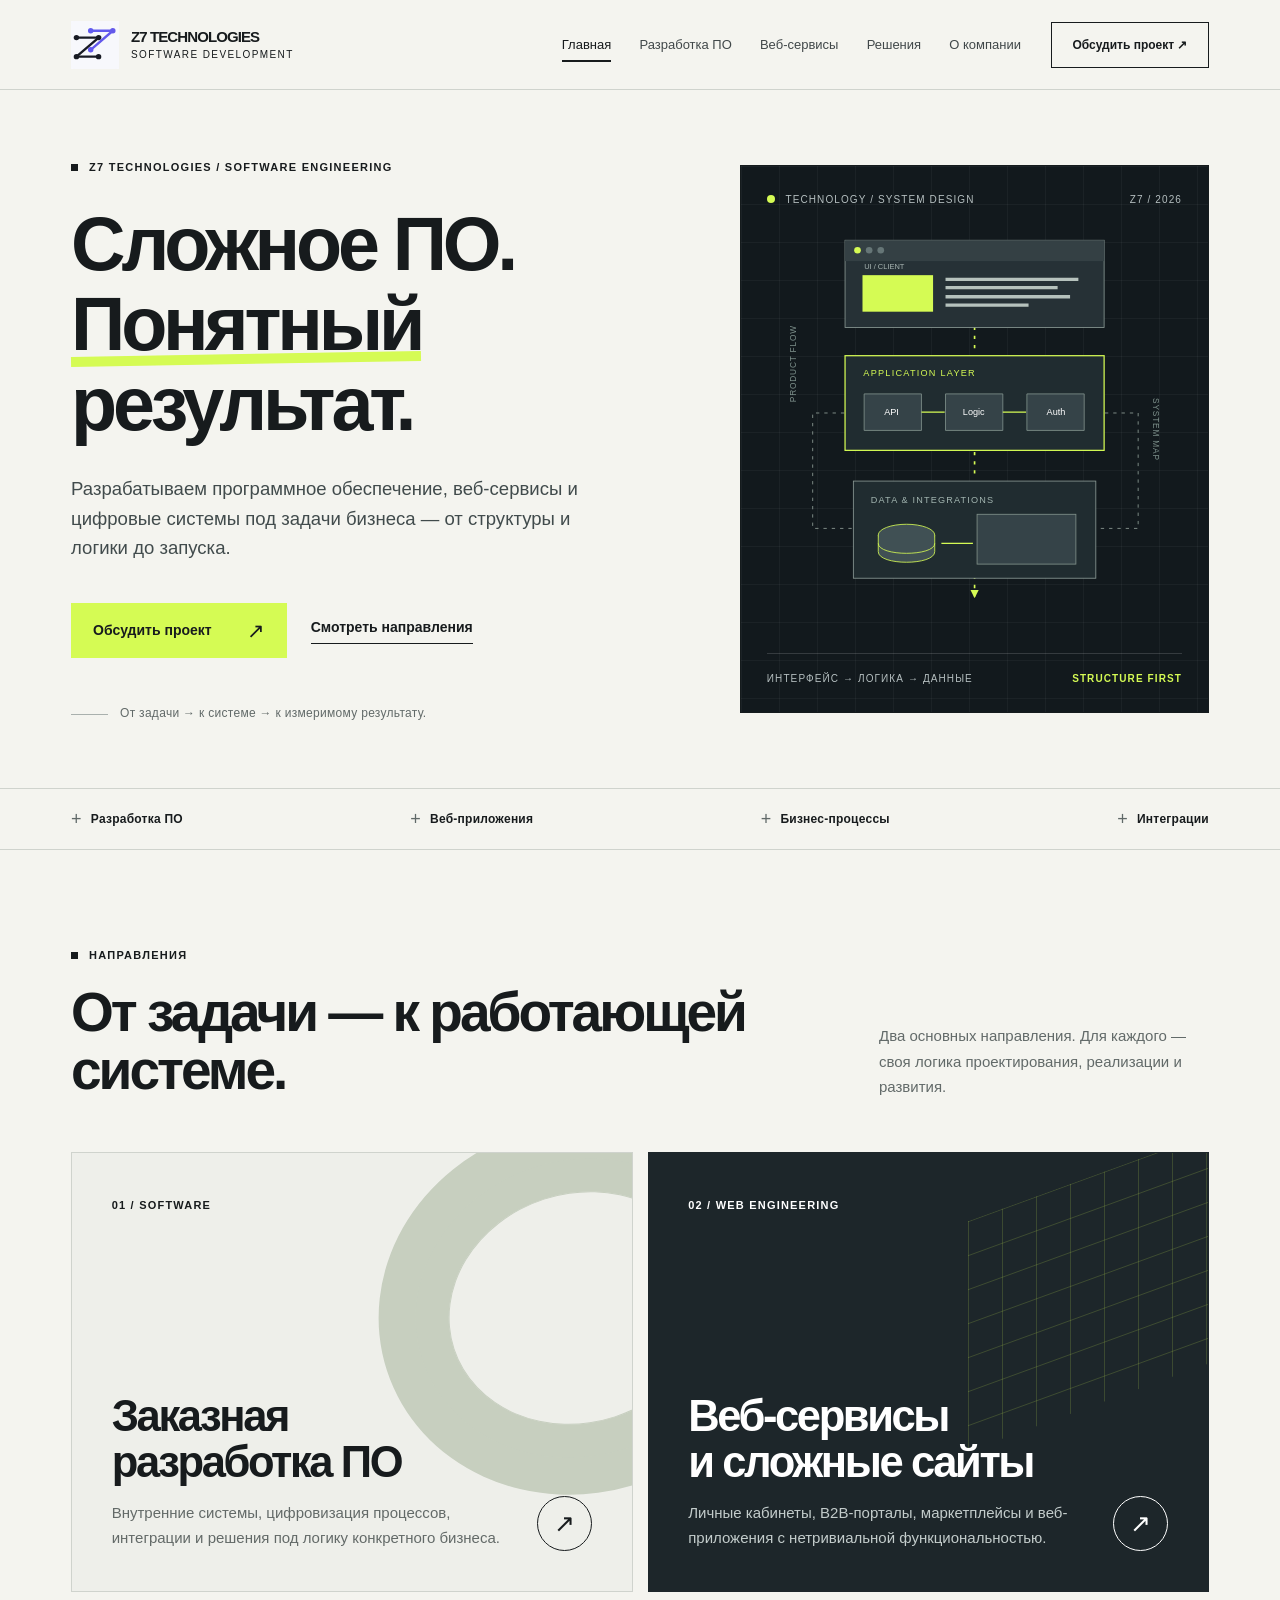
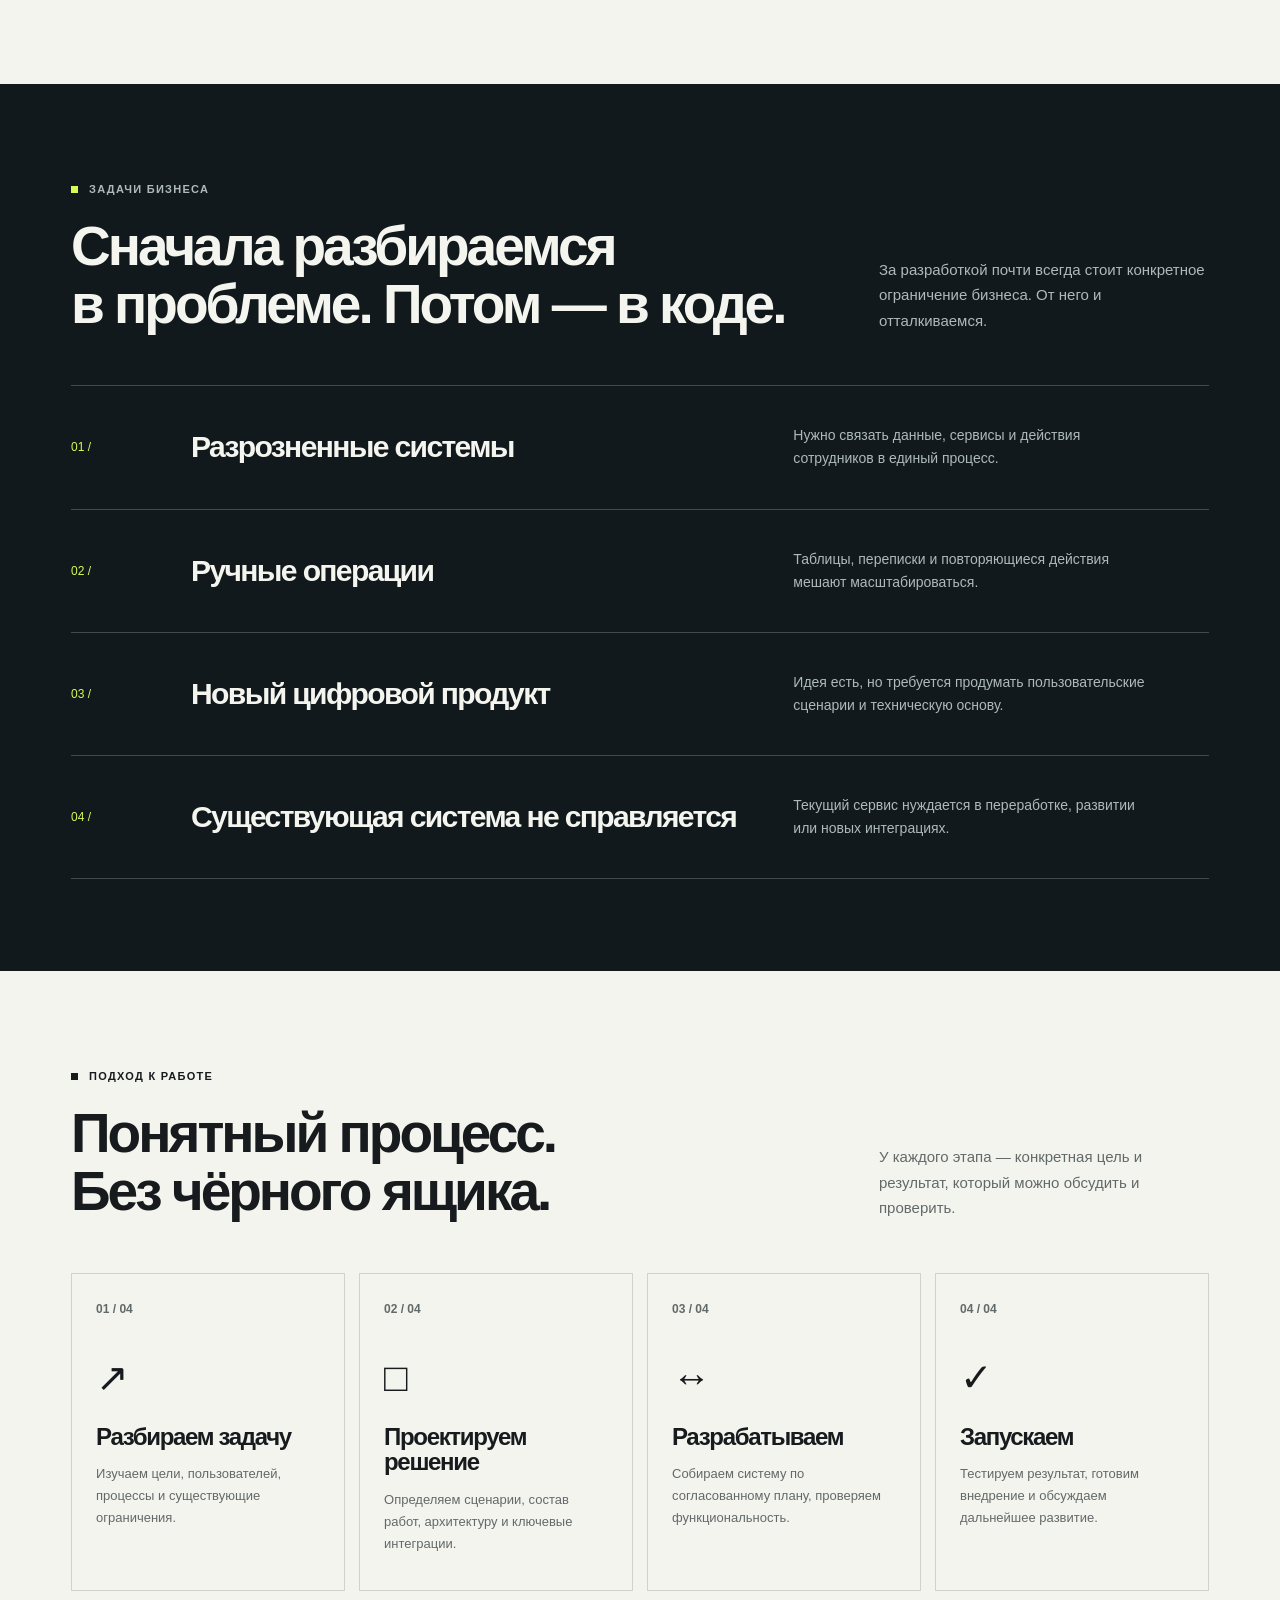
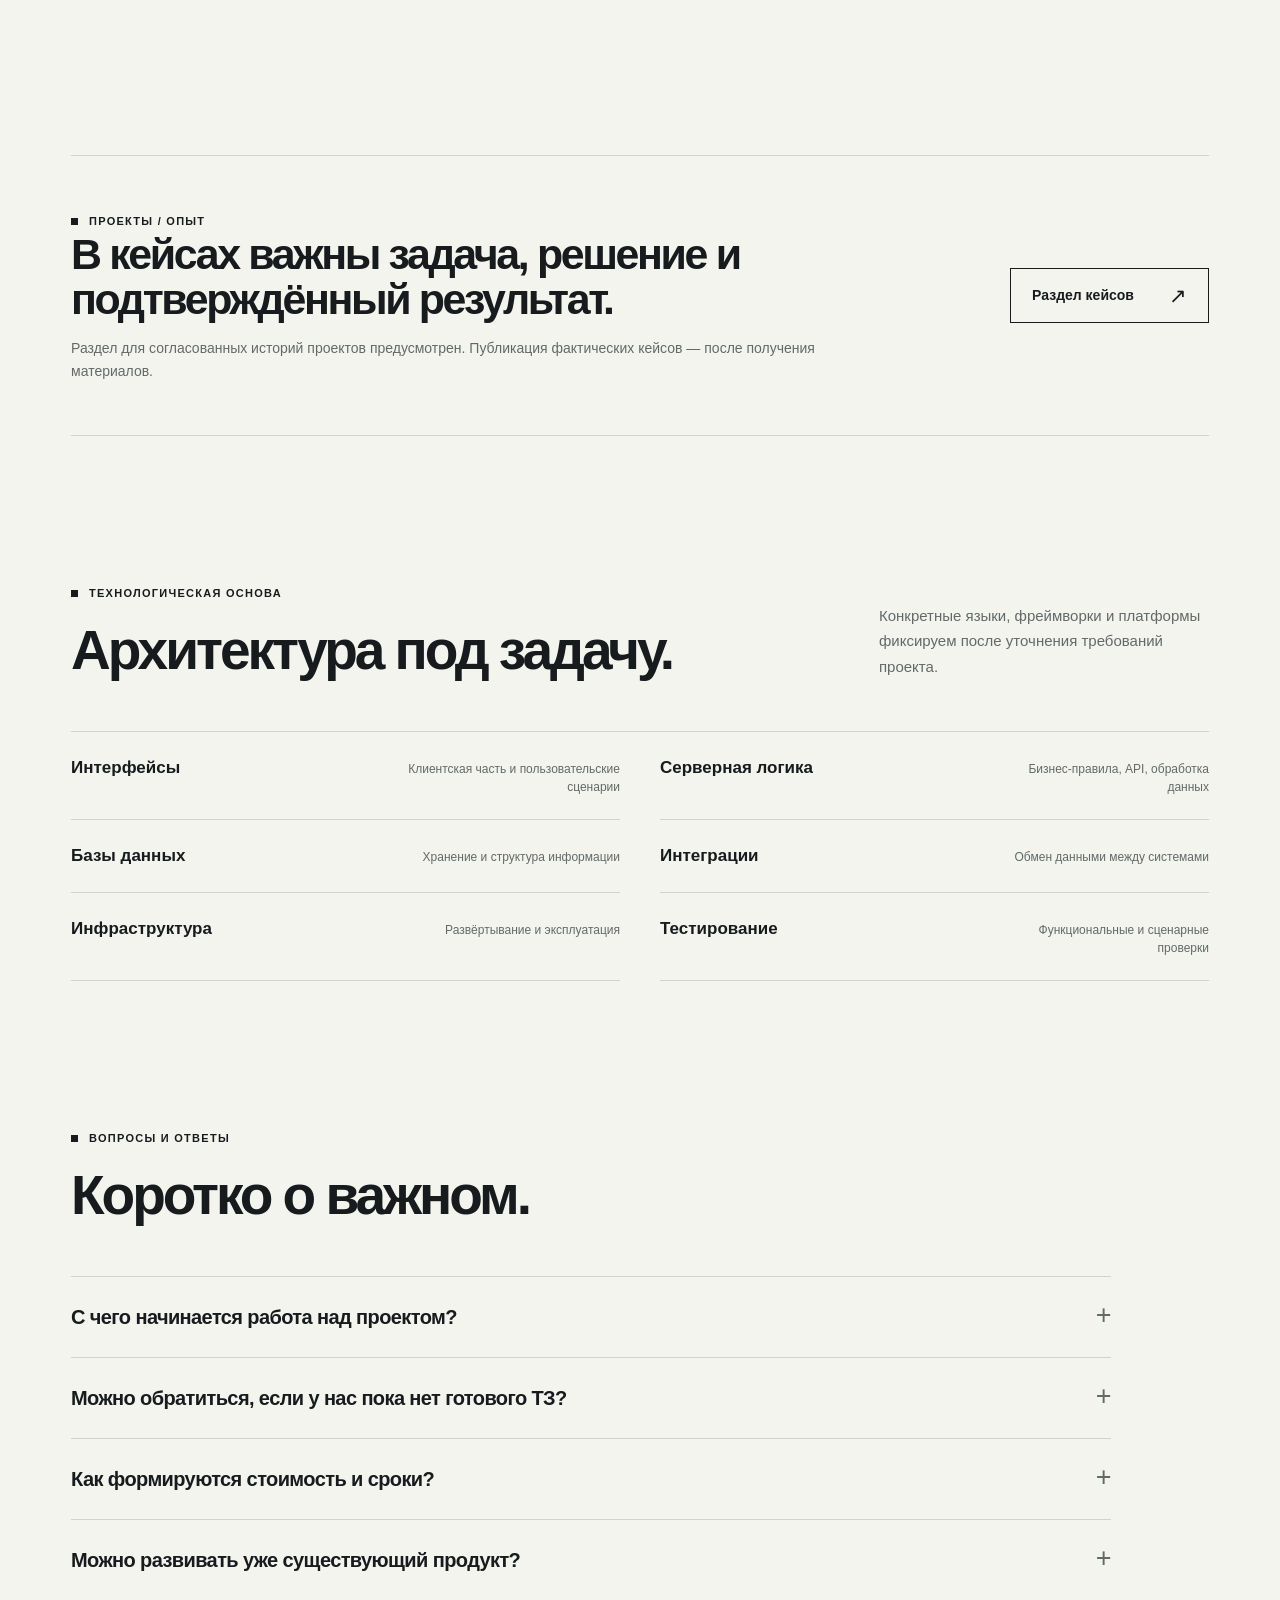
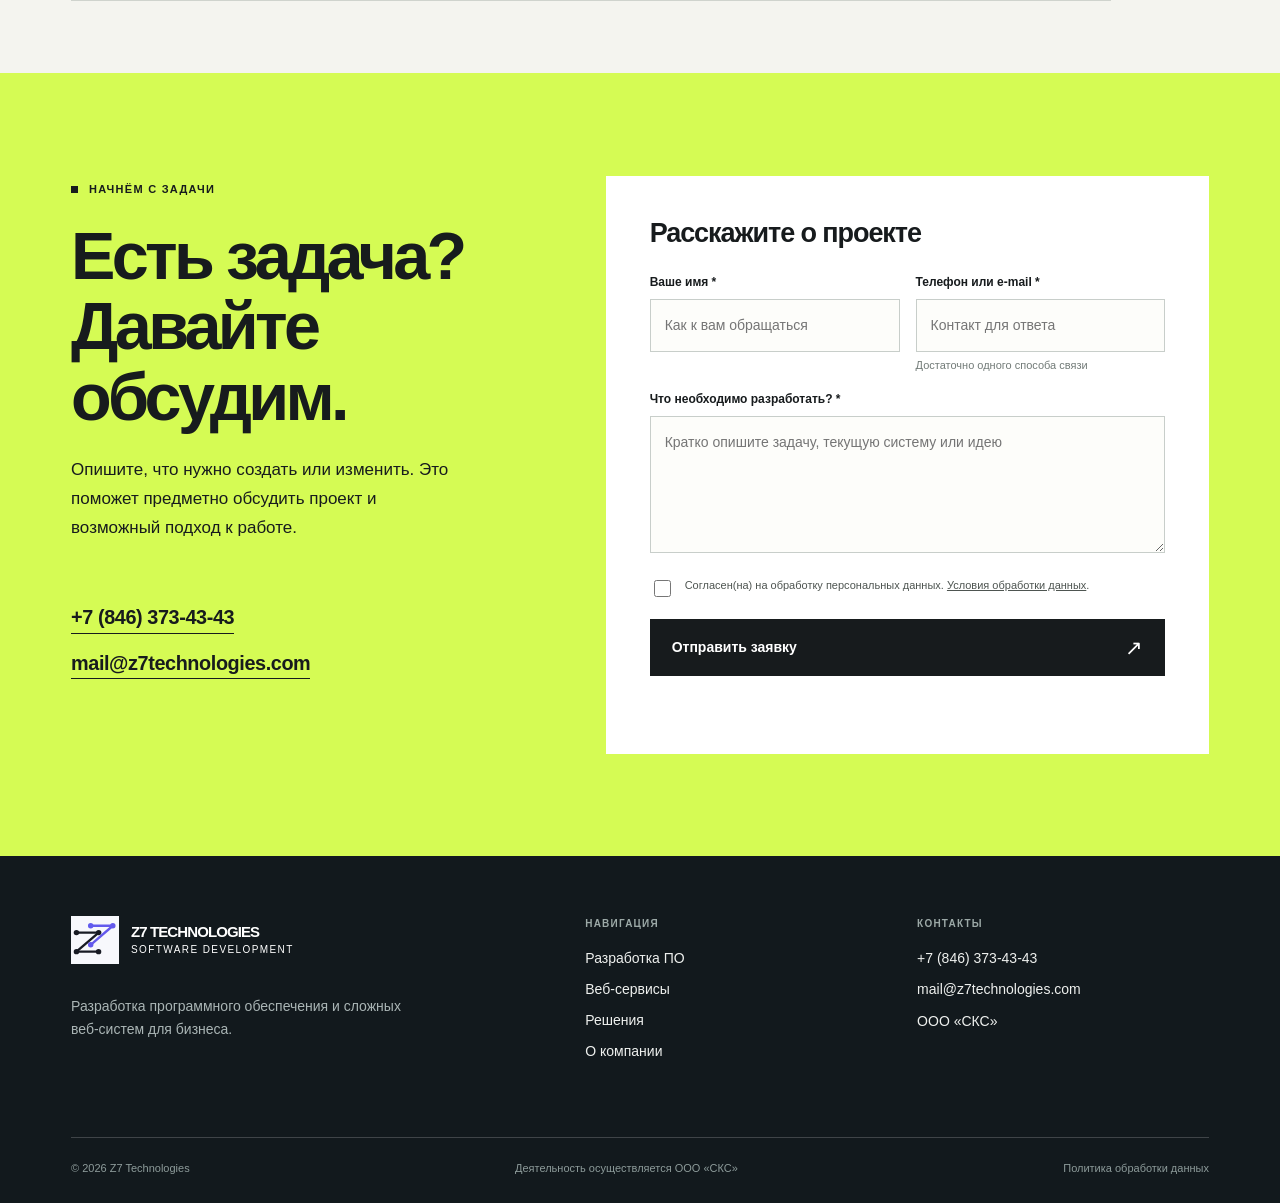
<file: index.html>
<!DOCTYPE html><html lang="ru"><head><meta charset="utf-8"><meta name="viewport" content="width=device-width,initial-scale=1"><meta name="theme-color" content="#f4f4ef"><title>Z7 Technologies — разработка ПО и сложных веб-сервисов</title><meta name="description" content="Заказная разработка программного обеспечения, веб-приложений и сложных веб-систем для бизнеса. Обсудите проект с Z7 Technologies."><meta property="og:type" content="website"><meta property="og:title" content="Z7 Technologies — разработка ПО и сложных веб-сервисов"><meta property="og:description" content="Заказная разработка программного обеспечения, веб-приложений и сложных веб-систем для бизнеса. Обсудите проект с Z7 Technologies."><link rel="icon" href="assets/favicon.svg" type="image/svg+xml"><link rel="stylesheet" href="assets/style.css"><script>window.METRIKA_ID=null; /* После получения номера счётчика подключить код Яндекс Метрики и установить ID */</script><script src="assets/site.js" defer></script></head><body><header class="topbar"><div class="container header-inner"><a class="brand" href="index.html" aria-label="Z7 Technologies — главная"><span class="brand-mark"><img src="assets/z7-symbol-master-preview.svg" alt="Z7"></span><span class="brand-name"><strong>Z7 TECHNOLOGIES</strong><small>SOFTWARE DEVELOPMENT</small></span></a><nav class="nav" id="main-nav" aria-label="Основная навигация"><a href="index.html" aria-current="page">Главная</a><a href="software.html">Разработка ПО</a><a href="web-services.html">Веб-сервисы</a><a href="cases.html">Решения</a><a href="about.html">О компании</a></nav><a class="header-cta" href="#contact">Обсудить проект ↗</a><button class="menu-toggle" aria-label="Открыть меню" aria-controls="main-nav" aria-expanded="false"><span></span><span></span></button></div></header><main class="page-main" id="main-content"><section class="hero"><div class="container hero-home"><div class="hero-copy"><span class="eyebrow">Z7 TECHNOLOGIES / SOFTWARE ENGINEERING</span><h1>Сложное ПО.<br><em>Понятный</em><br>результат.</h1><p class="lead">Разрабатываем программное обеспечение, веб-сервисы и цифровые системы под задачи бизнеса — от структуры и логики до запуска.</p><div class="hero-actions"><a href="#contact" class="btn btn-primary">Обсудить проект <span class="arrow">↗</span></a><a href="#services" class="text-link">Смотреть направления</a></div><p class="hero-note">Бренд Z7 Technologies · юридическое лицо ООО «СКС»</p></div><div class="visual-board"><div class="visual-header"><span><i class="status-point"></i> TECHNOLOGY / SYSTEM DESIGN</span><span>Z7 / 2026</span></div><div class="visual-graphic"><svg viewBox="0 0 500 490" aria-label="Схема взаимодействия интерфейса, бизнес-логики и данных" role="img" xmlns="http://www.w3.org/2000/svg">
<defs><marker id="arr" viewBox="0 0 10 10" refX="8" refY="5" markerWidth="5" markerHeight="5" orient="auto-start-reverse"><path d="M0 0 L10 5 L0 10Z" fill="#d5fb54"/></marker></defs>
<path d="M250 120 V153 M250 271 V302 M250 420 V445" stroke="#d5fb54" stroke-width="2" stroke-dasharray="4 7" marker-end="url(#arr)"/>
<path d="M93 224H55V363H104 M407 224H447V363H397" stroke="#85948d" stroke-width="1.1" stroke-dasharray="4 6" fill="none"/>
<rect x="94" y="16" width="312" height="105" fill="#263136" stroke="#8a9994"/><rect x="94" y="16" width="312" height="25" fill="#344044"/><circle cx="109" cy="28" r="4" fill="#d5fb54"/><circle cx="123" cy="28" r="4" fill="#667677"/><circle cx="137" cy="28" r="4" fill="#667677"/>
<rect x="115" y="58" width="85" height="44" fill="#d5fb54"/><path d="M215 63H375M215 73H350M215 84H365M215 94H315" stroke="#b6c2bd" stroke-width="4"/><text x="117" y="51" fill="#a8b5b2" font-size="9" font-family="Arial">UI / CLIENT</text>
<rect x="94" y="155" width="312" height="114" fill="#202c30" stroke="#d5fb54" stroke-width="1.5"/><text x="116" y="180" fill="#d5fb54" font-size="11" font-family="Arial" letter-spacing="1.5">APPLICATION LAYER</text><path d="M117 201h69v44h-69zM215 201h69v44h-69zM313 201h69v44h-69z" fill="#354348" stroke="#81918b"/><text x="150" y="227" fill="white" font-size="11" text-anchor="middle" font-family="Arial">API</text><text x="249" y="227" fill="white" font-size="11" text-anchor="middle" font-family="Arial">Logic</text><text x="348" y="227" fill="white" font-size="11" text-anchor="middle" font-family="Arial">Auth</text><path d="M186 223h28M284 223h28" stroke="#d5fb54" stroke-width="1.5"/>
<rect x="104" y="306" width="292" height="117" fill="#202c30" stroke="#8a9994"/><text x="125" y="333" fill="#a3b6b1" font-size="11" letter-spacing="1.4" font-family="Arial">DATA & INTEGRATIONS</text><ellipse cx="168" cy="371" rx="34" ry="13" fill="#405054" stroke="#d5fb54"/><path d="M134 371v20c0 17 68 17 68 0v-20" fill="#405054" stroke="#d5fb54"/><path d="M134 381c0 16 68 16 68 0" stroke="#d5fb54" fill="none"/><text x="269" y="371" fill="white" font-family="Arial" font-size="11">EXTERNAL</text><text x="269" y="388" fill="white" font-family="Arial" font-size="11">SYSTEMS</text><path d="M210 381H248" stroke="#d5fb54" stroke-width="1.5"/><rect x="253" y="346" width="119" height="60" fill="#354348" stroke="#80918a"/>
<text x="35" y="211" transform="rotate(-90 35 211)" fill="#7f928d" font-size="10" letter-spacing="1" font-family="Arial">PRODUCT FLOW</text><text x="465" y="206" transform="rotate(90 465 206)" fill="#7f928d" font-size="10" letter-spacing="1" font-family="Arial">SYSTEM MAP</text>
</svg></div><div class="visual-footer"><span>Интерфейс → логика → данные</span><b>STRUCTURE FIRST</b></div></div></div></section><div class="ribbon"><div class="container ribbon-inner"><span>Разработка ПО</span><span>Веб-приложения</span><span>Бизнес-процессы</span><span>Интеграции</span></div></div><section class="section" id="services"><div class="container"><div class="section-head"><div><span class="eyebrow">НАПРАВЛЕНИЯ</span><h2>От задачи — к работающей системе.</h2></div><p class="sub">Два основных направления. Для каждого — своя логика проектирования, реализации и развития.</p></div><div class="service-grid"><a class="service-card" href="software.html"><span class="card-art spiral" aria-hidden="true"></span><div class="card-top"><span class="tag">01 / SOFTWARE</span></div><div class="card-bottom"><div><h3>Заказная<br>разработка ПО</h3><p>Внутренние системы, цифровизация процессов, интеграции и решения под логику конкретного бизнеса.</p></div><span class="round-arrow" aria-hidden="true">↗</span></div></a><a class="service-card dark" href="web-services.html"><span class="card-art mesh" aria-hidden="true"></span><div class="card-top"><span class="tag">02 / WEB ENGINEERING</span></div><div class="card-bottom"><div><h3>Веб-сервисы<br>и сложные сайты</h3><p>Личные кабинеты, B2B-порталы, маркетплейсы и веб-приложения с нетривиальной функциональностью.</p></div><span class="round-arrow" aria-hidden="true">↗</span></div></a></div></div></section><section class="section contrast"><div class="container"><div class="section-head"><div><span class="eyebrow">ЗАДАЧИ БИЗНЕСА</span><h2>Сначала разбираемся<br>в проблеме. Потом — в коде.</h2></div><p class="sub">За разработкой почти всегда стоит конкретное ограничение бизнеса. От него и отталкиваемся.</p></div><div class="usecase-list"><div class="usecase-item"><span class="num">01 /</span><h3>Разрозненные системы</h3><p>Нужно связать данные, сервисы и действия сотрудников в единый процесс.</p></div><div class="usecase-item"><span class="num">02 /</span><h3>Ручные операции</h3><p>Таблицы, переписки и повторяющиеся действия мешают масштабироваться.</p></div><div class="usecase-item"><span class="num">03 /</span><h3>Новый цифровой продукт</h3><p>Идея есть, но требуется продумать пользовательские сценарии и техническую основу.</p></div><div class="usecase-item"><span class="num">04 /</span><h3>Существующая система не справляется</h3><p>Текущий сервис нуждается в переработке, развитии или новых интеграциях.</p></div></div></div></section><section class="section"><div class="container"><div class="section-head"><div><span class="eyebrow">ПОДХОД К РАБОТЕ</span><h2>Понятный процесс.<br>Без чёрного ящика.</h2></div><p class="sub">У каждого этапа — конкретная цель и результат, который можно обсудить и проверить.</p></div><div class="process-grid"><article class="process-card"><span class="num">01 / 04</span><span class="line-art" aria-hidden="true">↗</span><h3>Разбираем задачу</h3><p>Изучаем цели, пользователей, процессы и существующие ограничения.</p></article><article class="process-card"><span class="num">02 / 04</span><span class="line-art" aria-hidden="true">□</span><h3>Проектируем решение</h3><p>Определяем сценарии, состав работ, архитектуру и ключевые интеграции.</p></article><article class="process-card"><span class="num">03 / 04</span><span class="line-art" aria-hidden="true">↔</span><h3>Разрабатываем</h3><p>Собираем систему по согласованному плану, проверяем функциональность.</p></article><article class="process-card"><span class="num">04 / 04</span><span class="line-art" aria-hidden="true">✓</span><h3>Запускаем</h3><p>Тестируем результат, готовим внедрение и обсуждаем дальнейшее развитие.</p></article></div></div></section><section class="section-tight"><div class="container"><div class="quote-strip"><div><span class="eyebrow">ПРОЕКТЫ / ОПЫТ</span><h2>В кейсах важны задача, решение и подтверждённый результат.</h2><p>Раздел для согласованных историй проектов предусмотрен. Публикация фактических кейсов — после получения материалов.</p></div><a href="cases.html" class="btn btn-outline">Раздел кейсов <span class="arrow">↗</span></a></div></div></section><section class="section-tight"><div class="container"><div class="section-head"><div><span class="eyebrow">ТЕХНОЛОГИЧЕСКАЯ ОСНОВА</span><h2>Архитектура под задачу.</h2></div><p class="sub">Конкретные языки, фреймворки и платформы фиксируем после уточнения требований проекта.</p></div><div class="tech-list"><div class="tech-row"><b>Интерфейсы</b><span>Клиентская часть и пользовательские сценарии</span></div><div class="tech-row"><b>Серверная логика</b><span>Бизнес-правила, API, обработка данных</span></div><div class="tech-row"><b>Базы данных</b><span>Хранение и структура информации</span></div><div class="tech-row"><b>Интеграции</b><span>Обмен данными между системами</span></div><div class="tech-row"><b>Инфраструктура</b><span>Развёртывание и эксплуатация</span></div><div class="tech-row"><b>Тестирование</b><span>Функциональные и сценарные проверки</span></div></div></div></section><section class="section-tight"><div class="container"><div class="section-head"><div><span class="eyebrow">ВОПРОСЫ И ОТВЕТЫ</span><h2>Коротко о важном.</h2></div></div><div class="faq"><details><summary>С чего начинается работа над проектом?</summary><p>С обсуждения задачи, её ограничений и ожидаемого результата. После этого можно определить объём предварительной проработки и предложить дальнейшие шаги.</p></details><details><summary>Можно обратиться, если у нас пока нет готового ТЗ?</summary><p>Да. Для первого разговора достаточно описать задачу своими словами: что сейчас не работает, кто будет пользоваться системой и что должно измениться.</p></details><details><summary>Как формируются стоимость и сроки?</summary><p>После уточнения объёма работ, функциональности, интеграций и требований к безопасности. Универсальная цена без этих данных была бы неточной.</p></details><details><summary>Можно развивать уже существующий продукт?</summary><p>Возможность доработки оценивается после знакомства с текущей архитектурой, кодовой базой и необходимыми изменениями.</p></details></div></div></section><section id="contact" class="contact-section"><div class="container contact-layout"><div class="contact-info"><span class="eyebrow">НАЧНЁМ С ЗАДАЧИ</span><h2>Есть задача?<br>Давайте обсудим.</h2><p>Опишите, что нужно создать или изменить. Это поможет предметно обсудить проект и возможный подход к работе.</p><div class="contact-lines"><a href="tel:+78463734343">+7 (846) 373-43-43</a><a href="mailto:mail@z7technologies.com">mail@z7technologies.com</a></div></div><div class="form-panel"><h3>Расскажите о проекте</h3><form name="contact" method="POST" action="/" data-netlify="true" netlify-honeypot="bot-field" data-contact-form><input type="hidden" name="form-name" value="contact"><p class="sr-only"><label>Не заполнять: <input name="bot-field" tabindex="-1" autocomplete="off"></label></p><div class="form-row"><div class="form-field"><label for="name-contact">Ваше имя *</label><input id="name-contact" name="name" autocomplete="name" placeholder="Как к вам обращаться" required maxlength="100"></div><div class="form-field"><label for="contact-contact">Телефон или e-mail *</label><input id="contact-contact" name="contact" autocomplete="email" placeholder="Контакт для ответа" required maxlength="130"><div class="form-hint">Достаточно одного способа связи</div></div></div><div class="form-field"><label for="message-contact">Что необходимо разработать? *</label><textarea id="message-contact" name="message" placeholder="Кратко опишите задачу, текущую систему или идею" required maxlength="3000"></textarea></div><div class="form-check"><input type="checkbox" id="agree-contact" name="privacy_consent" value="yes" required><label for="agree-contact">Согласен(на) на обработку персональных данных. <a href="privacy.html" target="_blank" rel="noopener">Условия обработки данных</a>.</label></div><button class="btn form-submit" type="submit"><span>Отправить заявку</span><span class="arrow" aria-hidden="true">↗</span></button><p class="form-status" role="status" aria-live="polite"></p></form></div></div></section></main><footer class="footer"><div class="container"><div class="footer-top"><div class="footer-brand"><a class="brand" href="index.html" aria-label="Z7 Technologies — главная"><span class="brand-mark"><img src="assets/z7-symbol-master-preview.svg" alt="Z7"></span><span class="brand-name"><strong>Z7 TECHNOLOGIES</strong><small>SOFTWARE DEVELOPMENT</small></span></a><p class="footer-desc">Разработка программного обеспечения и сложных веб-систем для бизнеса.</p></div><div class="footer-col"><h4>Навигация</h4><a href="software.html">Разработка ПО</a><a href="web-services.html">Веб-сервисы</a><a href="cases.html">Решения</a><a href="about.html">О компании</a></div><div class="footer-col"><h4>Контакты</h4><a href="tel:+78463734343">+7 (846) 373-43-43</a><a href="mailto:mail@z7technologies.com">mail@z7technologies.com</a><p>ООО «СКС»</p></div></div><div class="footer-bottom"><span>© 2026 Z7 Technologies</span><span>Деятельность осуществляется ООО «СКС»</span><a href="privacy.html">Политика обработки данных</a></div></div></footer></body></html>
</file>
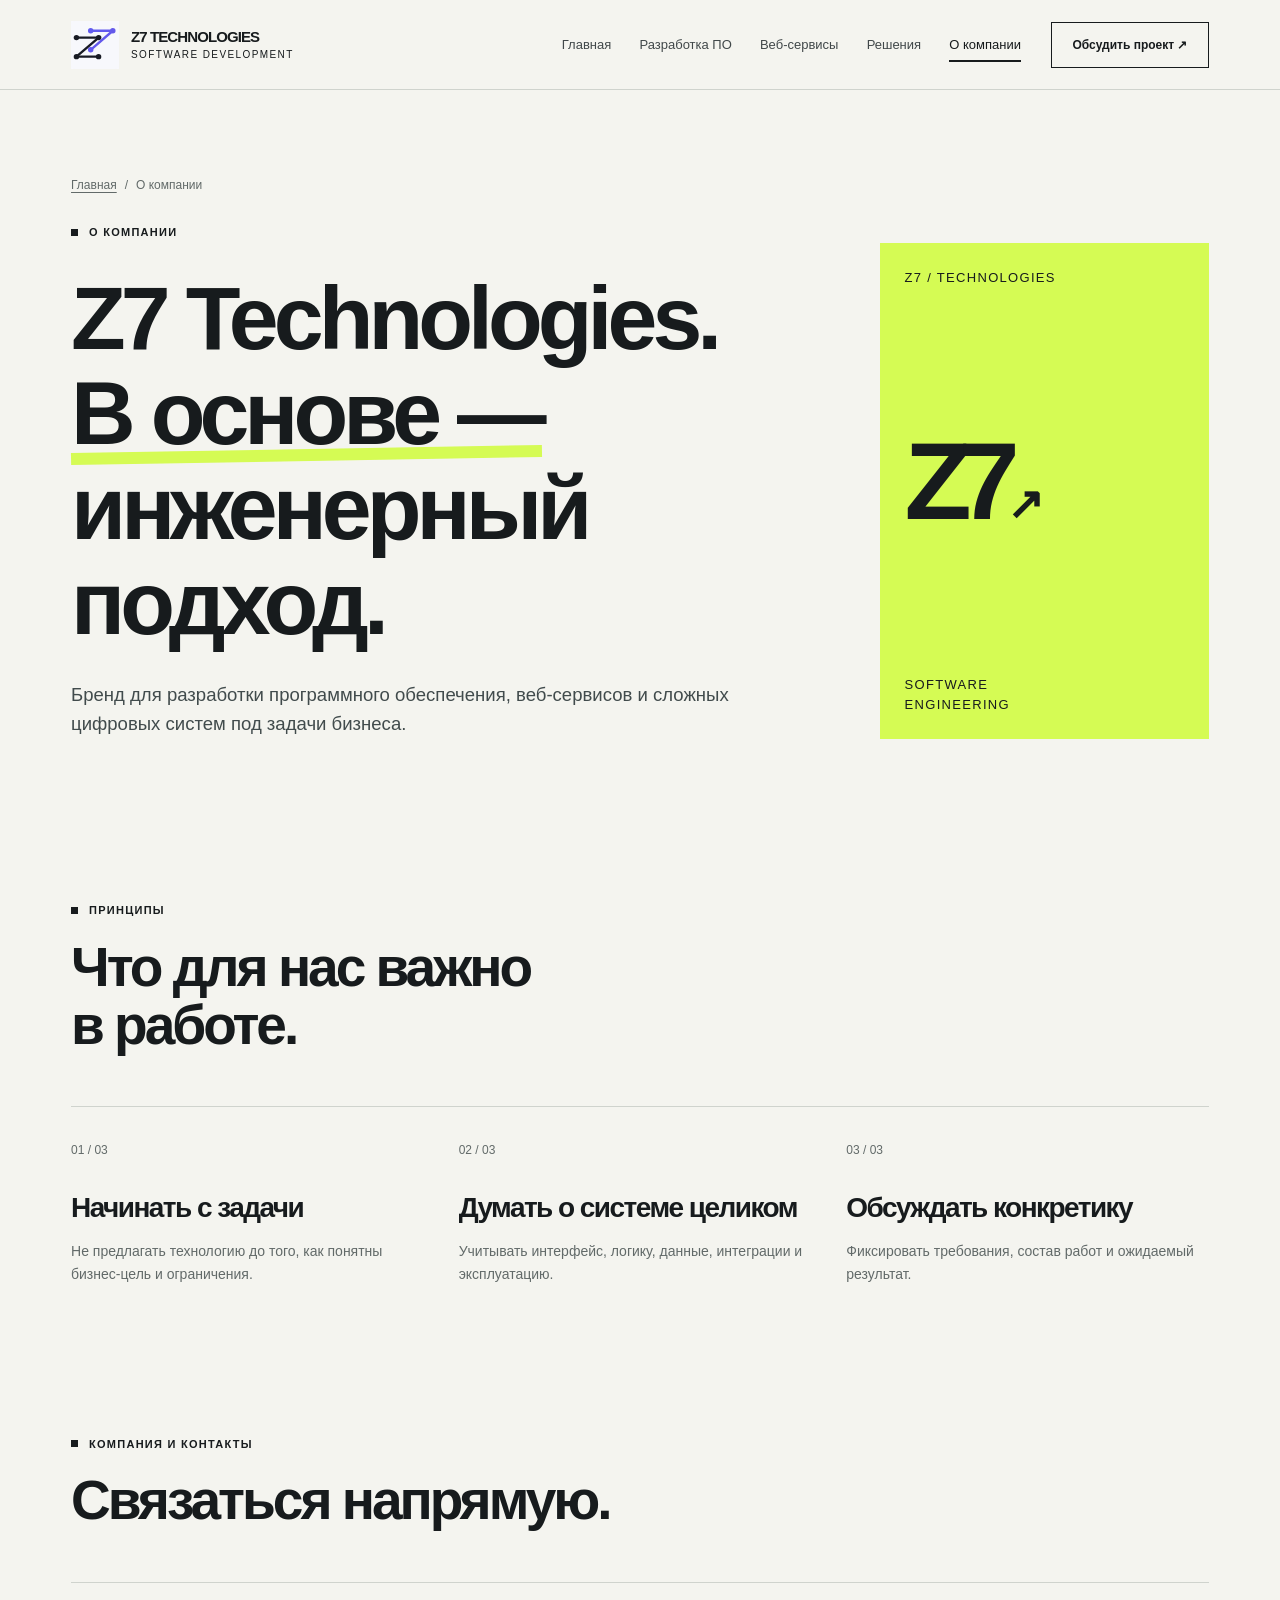
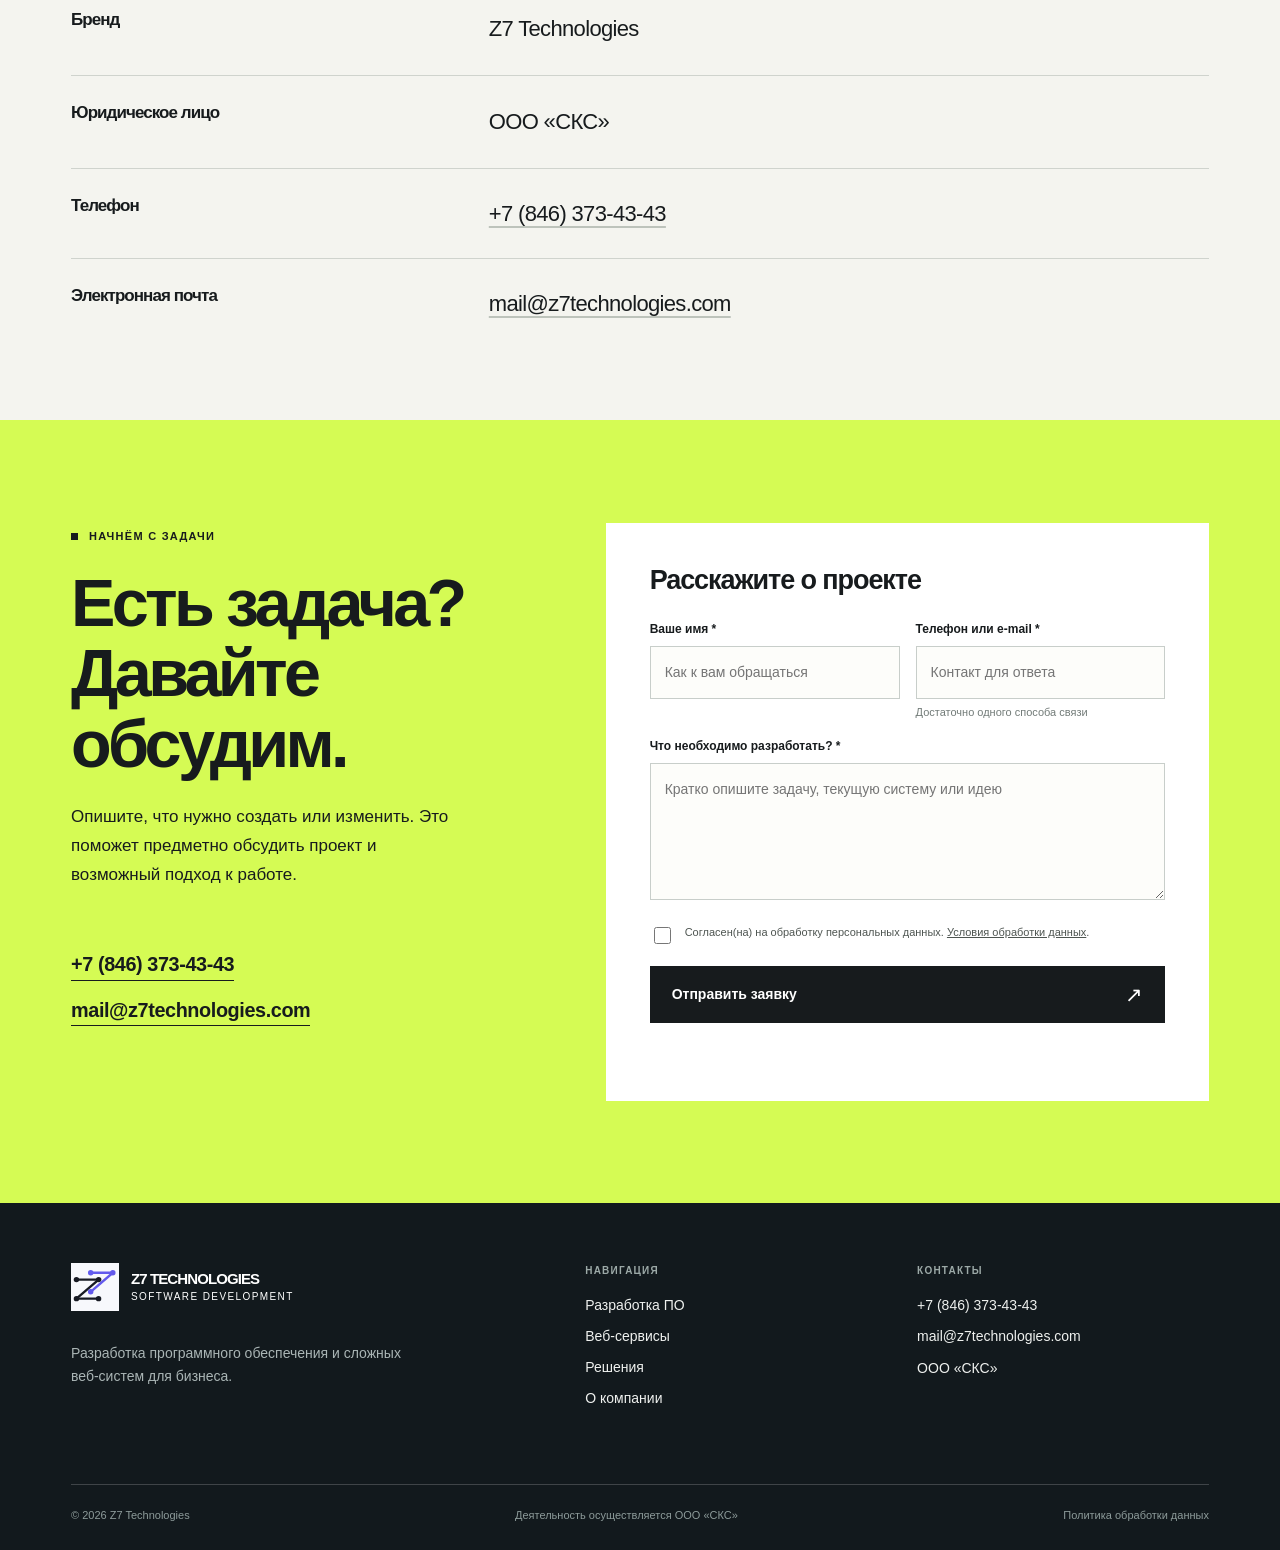
<file: about.html>
<!DOCTYPE html><html lang="ru"><head><meta charset="utf-8"><meta name="viewport" content="width=device-width,initial-scale=1"><meta name="theme-color" content="#f4f4ef"><title>О компании и контакты — Z7 Technologies</title><meta name="description" content="Специализация компании Z7 Technologies, принципы работы, контакты и запрос на разработку программного обеспечения."><meta property="og:type" content="website"><meta property="og:title" content="О компании и контакты — Z7 Technologies"><meta property="og:description" content="Специализация компании Z7 Technologies, принципы работы, контакты и запрос на разработку программного обеспечения."><link rel="icon" href="assets/favicon.svg" type="image/svg+xml"><link rel="stylesheet" href="assets/style.css"><script>window.METRIKA_ID=null; /* После получения номера счётчика подключить код Яндекс Метрики и установить ID */</script><script src="assets/site.js" defer></script></head><body><header class="topbar"><div class="container header-inner"><a class="brand" href="index.html" aria-label="Z7 Technologies — главная"><span class="brand-mark"><img src="assets/z7-symbol-master-preview.svg" alt="Z7"></span><span class="brand-name"><strong>Z7 TECHNOLOGIES</strong><small>SOFTWARE DEVELOPMENT</small></span></a><nav class="nav" id="main-nav" aria-label="Основная навигация"><a href="index.html">Главная</a><a href="software.html">Разработка ПО</a><a href="web-services.html">Веб-сервисы</a><a href="cases.html">Решения</a><a href="about.html" aria-current="page">О компании</a></nav><a class="header-cta" href="index.html#contact">Обсудить проект ↗</a><button class="menu-toggle" aria-label="Открыть меню" aria-controls="main-nav" aria-expanded="false"><span></span><span></span></button></div></header><main class="page-main" id="main-content"><section class="internal-hero"><div class="container"><div class="breadcrumb"><a href="index.html">Главная</a><span>/</span><span>О компании</span></div><span class="eyebrow">О КОМПАНИИ</span><div class="about-hero"><div><h1>Z7 Technologies.<br><em>В основе —</em><br>инженерный подход.</h1><p class="lead">Бренд для разработки программного обеспечения, веб-сервисов и сложных цифровых систем под задачи бизнеса.</p></div><div class="brand-plate"><span>Z7 / TECHNOLOGIES</span><b>Z7<span style="font-size:.4em">↗</span></b><span>SOFTWARE<br>ENGINEERING</span></div></div></div></section><section class="section-tight"><div class="container"><div class="section-head"><div><span class="eyebrow">ПРИНЦИПЫ</span><h2>Что для нас важно<br>в работе.</h2></div></div><div class="principles"><article class="principle"><span class="num">01 / 03</span><h3>Начинать с задачи</h3><p>Не предлагать технологию до того, как понятны бизнес-цель и ограничения.</p></article><article class="principle"><span class="num">02 / 03</span><h3>Думать о системе целиком</h3><p>Учитывать интерфейс, логику, данные, интеграции и эксплуатацию.</p></article><article class="principle"><span class="num">03 / 03</span><h3>Обсуждать конкретику</h3><p>Фиксировать требования, состав работ и ожидаемый результат.</p></article></div></div></section><section class="section-tight"><div class="container"><div class="section-head"><div><span class="eyebrow">КОМПАНИЯ И КОНТАКТЫ</span><h2>Связаться напрямую.</h2></div></div><div class="contact-card"><h3>Бренд</h3><p>Z7 Technologies</p></div><div class="contact-card"><h3>Юридическое лицо</h3><p>ООО «СКС»</p></div><div class="contact-card"><h3>Телефон</h3><a href="tel:+78463734343">+7 (846) 373-43-43</a></div><div class="contact-card"><h3>Электронная почта</h3><a href="mailto:mail@z7technologies.com">mail@z7technologies.com</a></div><p class="smallprint" style="margin-top:25px">ИНН, ОГРН, адрес, сведения о команде и корпоративный мессенджер добавляются после предоставления и подтверждения заказчиком.</p></div></section><section id="contact" class="contact-section"><div class="container contact-layout"><div class="contact-info"><span class="eyebrow">НАЧНЁМ С ЗАДАЧИ</span><h2>Есть задача?<br>Давайте обсудим.</h2><p>Опишите, что нужно создать или изменить. Это поможет предметно обсудить проект и возможный подход к работе.</p><div class="contact-lines"><a href="tel:+78463734343">+7 (846) 373-43-43</a><a href="mailto:mail@z7technologies.com">mail@z7technologies.com</a></div></div><div class="form-panel"><h3>Расскажите о проекте</h3><form name="contact" method="POST" action="/" data-netlify="true" netlify-honeypot="bot-field" data-contact-form><input type="hidden" name="form-name" value="contact"><p class="sr-only"><label>Не заполнять: <input name="bot-field" tabindex="-1" autocomplete="off"></label></p><div class="form-row"><div class="form-field"><label for="name-contact">Ваше имя *</label><input id="name-contact" name="name" autocomplete="name" placeholder="Как к вам обращаться" required maxlength="100"></div><div class="form-field"><label for="contact-contact">Телефон или e-mail *</label><input id="contact-contact" name="contact" autocomplete="email" placeholder="Контакт для ответа" required maxlength="130"><div class="form-hint">Достаточно одного способа связи</div></div></div><div class="form-field"><label for="message-contact">Что необходимо разработать? *</label><textarea id="message-contact" name="message" placeholder="Кратко опишите задачу, текущую систему или идею" required maxlength="3000"></textarea></div><div class="form-check"><input type="checkbox" id="agree-contact" name="privacy_consent" value="yes" required><label for="agree-contact">Согласен(на) на обработку персональных данных. <a href="privacy.html" target="_blank" rel="noopener">Условия обработки данных</a>.</label></div><button class="btn form-submit" type="submit"><span>Отправить заявку</span><span class="arrow" aria-hidden="true">↗</span></button><p class="form-status" role="status" aria-live="polite"></p></form></div></div></section></main><footer class="footer"><div class="container"><div class="footer-top"><div class="footer-brand"><a class="brand" href="index.html" aria-label="Z7 Technologies — главная"><span class="brand-mark"><img src="assets/z7-symbol-master-preview.svg" alt="Z7"></span><span class="brand-name"><strong>Z7 TECHNOLOGIES</strong><small>SOFTWARE DEVELOPMENT</small></span></a><p class="footer-desc">Разработка программного обеспечения и сложных веб-систем для бизнеса.</p></div><div class="footer-col"><h4>Навигация</h4><a href="software.html">Разработка ПО</a><a href="web-services.html">Веб-сервисы</a><a href="cases.html">Решения</a><a href="about.html">О компании</a></div><div class="footer-col"><h4>Контакты</h4><a href="tel:+78463734343">+7 (846) 373-43-43</a><a href="mailto:mail@z7technologies.com">mail@z7technologies.com</a><p>ООО «СКС»</p></div></div><div class="footer-bottom"><span>© 2026 Z7 Technologies</span><span>Деятельность осуществляется ООО «СКС»</span><a href="privacy.html">Политика обработки данных</a></div></div></footer></body></html>
</file>
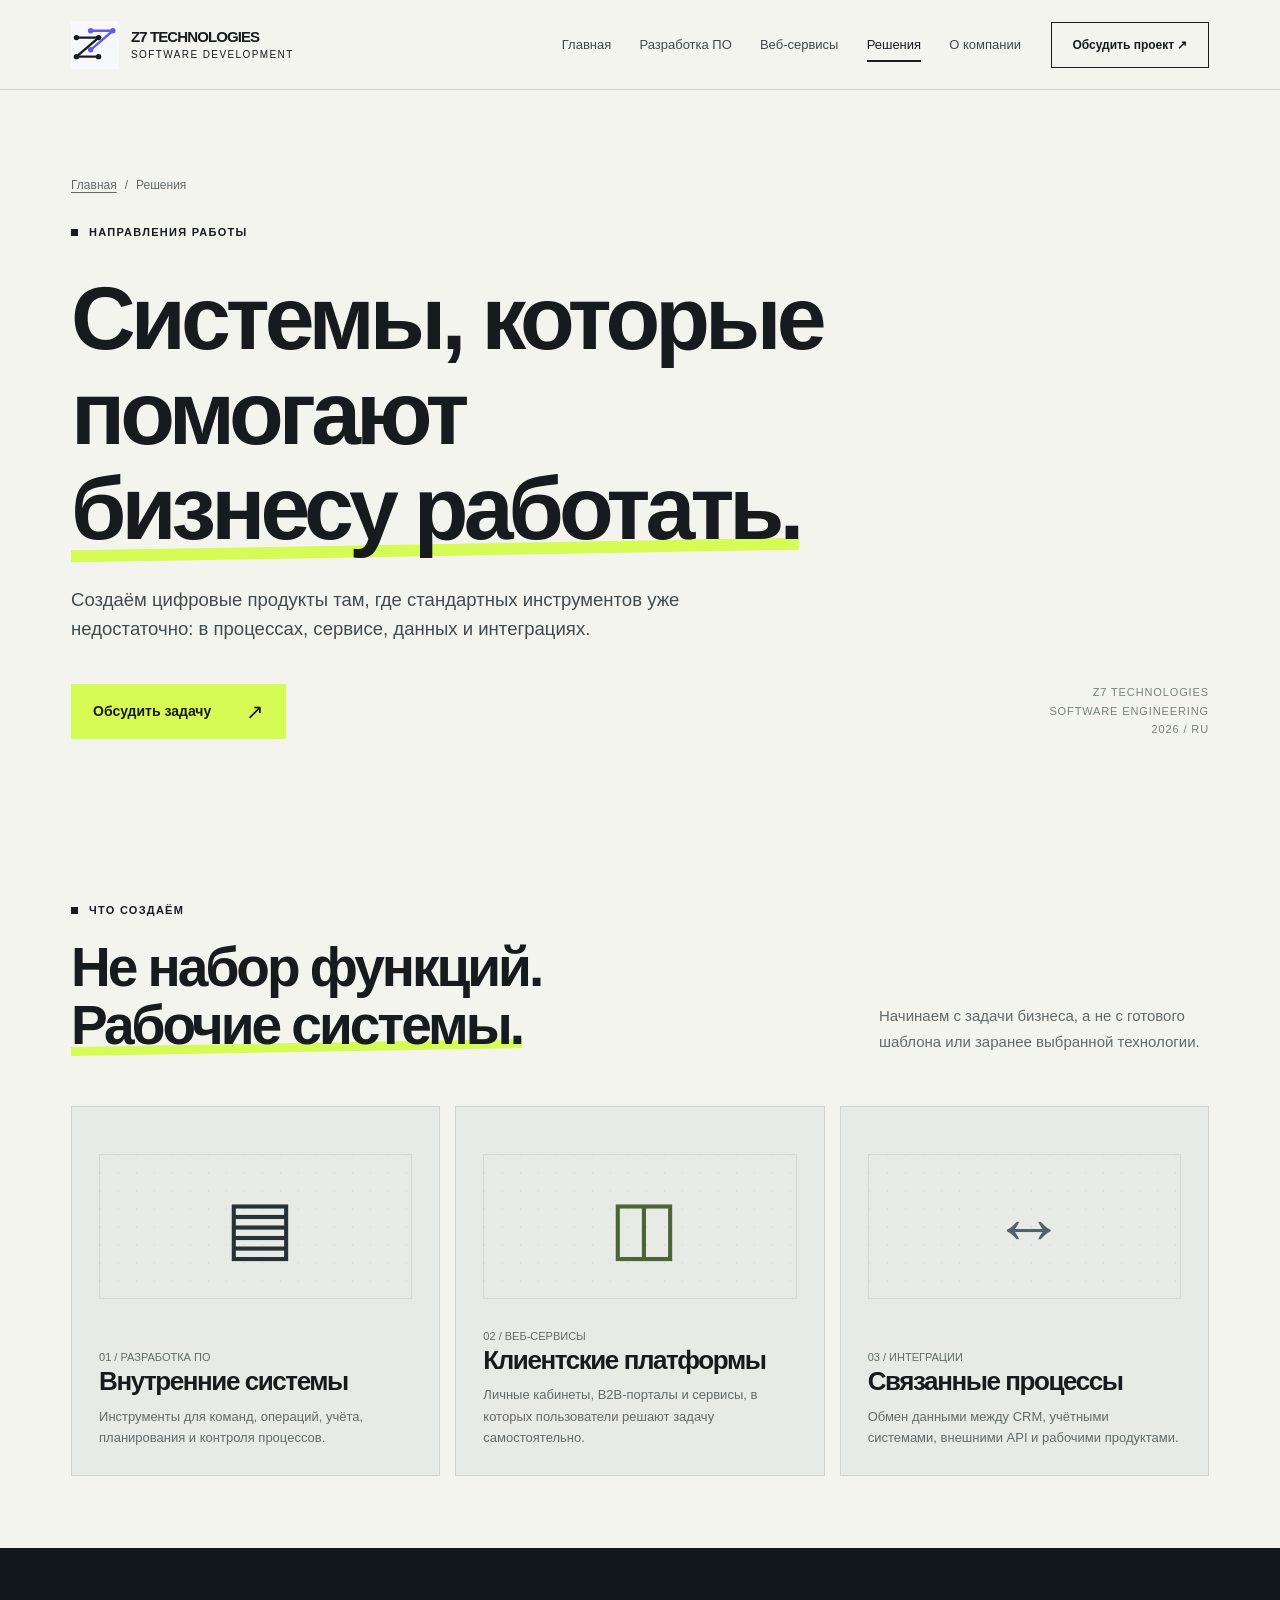
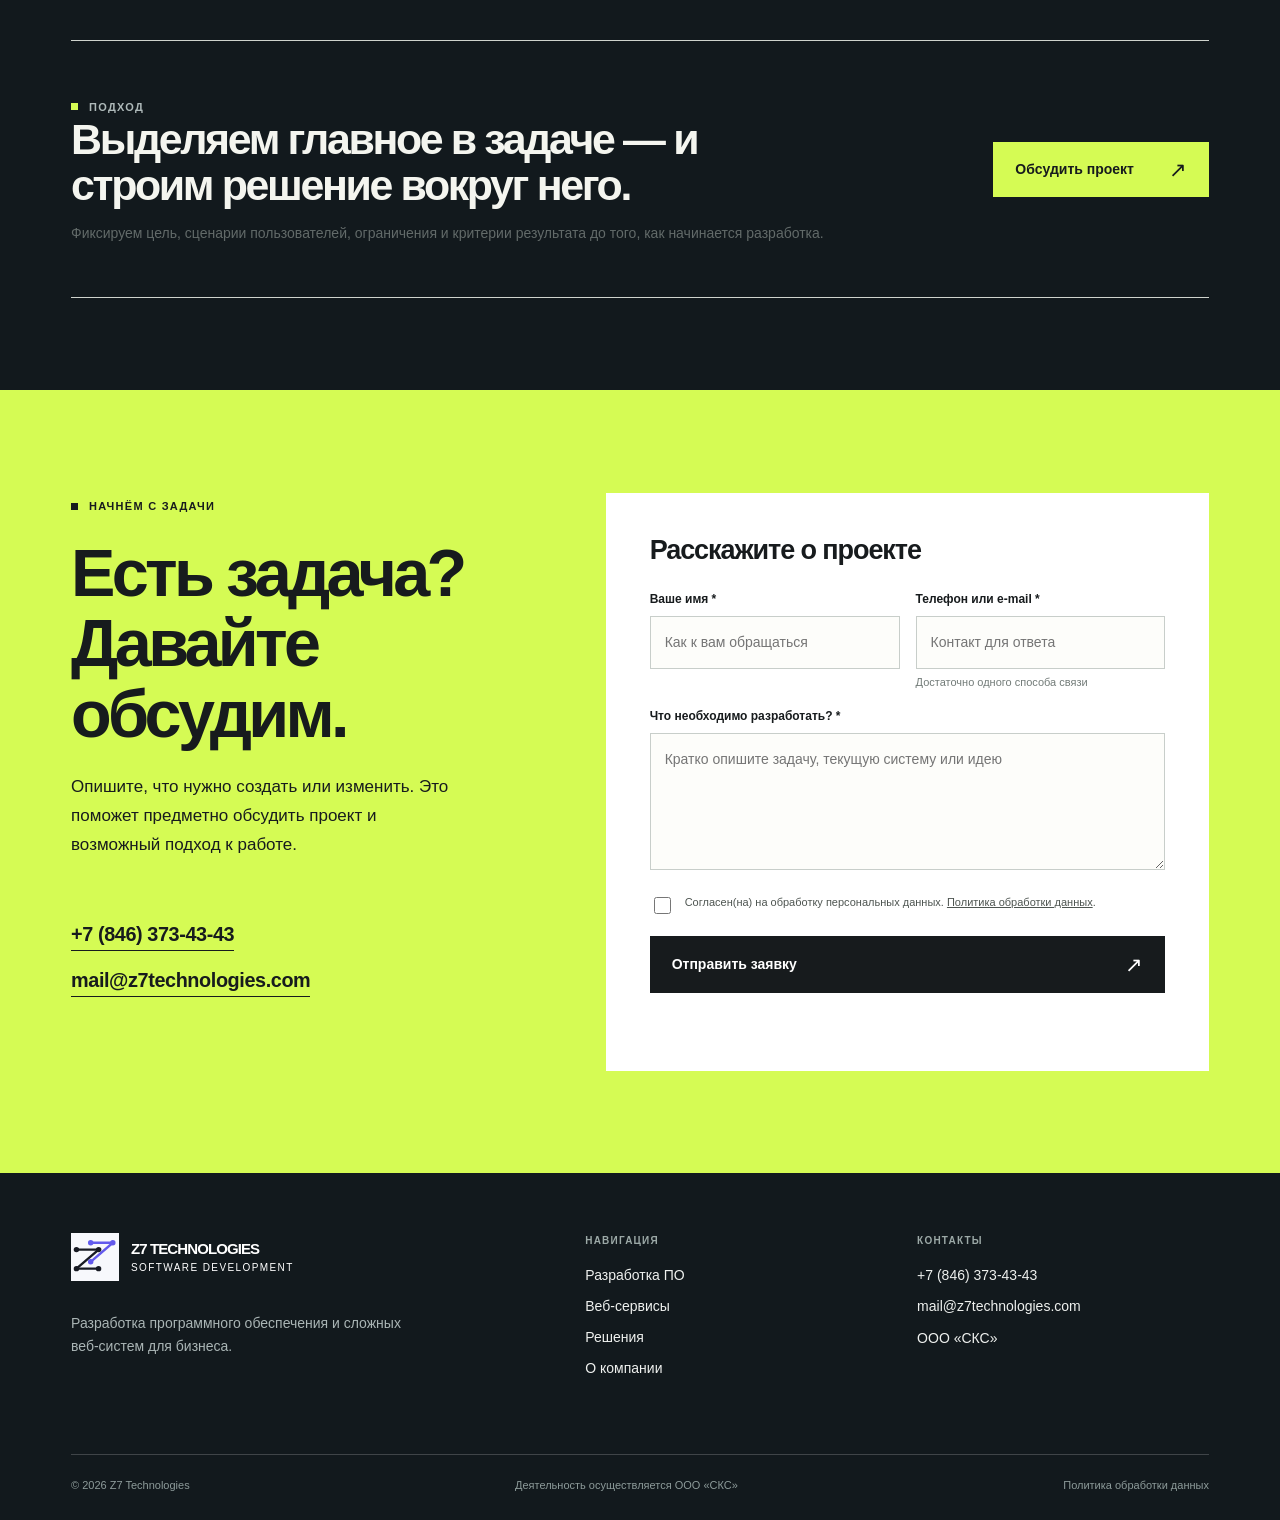
<file: cases.html>
<!DOCTYPE html><html lang="ru"><head><meta charset="utf-8"><meta name="viewport" content="width=device-width,initial-scale=1"><meta name="theme-color" content="#f4f4ef"><title>Решения для бизнеса — Z7 Technologies</title><meta name="description" content="Направления разработки Z7 Technologies: программное обеспечение, веб-сервисы и интеграции."><meta property="og:type" content="website"><meta property="og:title" content="Решения для бизнеса — Z7 Technologies"><meta property="og:description" content="Программные продукты, веб-сервисы и интеграции для задач бизнеса."><link rel="icon" href="assets/favicon.svg" type="image/svg+xml"><link rel="stylesheet" href="assets/style.css"><script>window.METRIKA_ID=null;</script><script src="assets/site.js" defer></script></head><body><header class="topbar"><div class="container header-inner"><a class="brand" href="index.html" aria-label="Z7 Technologies — главная"><span class="brand-mark"><img src="assets/z7-symbol-master-preview.svg" alt="Z7"></span><span class="brand-name"><strong>Z7 TECHNOLOGIES</strong><small>SOFTWARE DEVELOPMENT</small></span></a><nav class="nav" id="main-nav" aria-label="Основная навигация"><a href="index.html">Главная</a><a href="software.html">Разработка ПО</a><a href="web-services.html">Веб-сервисы</a><a href="cases.html" aria-current="page">Решения</a><a href="about.html">О компании</a></nav><a class="header-cta" href="index.html#contact">Обсудить проект ↗</a><button class="menu-toggle" aria-label="Открыть меню" aria-controls="main-nav" aria-expanded="false"><span></span><span></span></button></div></header><main class="page-main" id="main-content"><section class="internal-hero"><div class="container"><div class="breadcrumb"><a href="index.html">Главная</a><span>/</span><span>Решения</span></div><span class="eyebrow">НАПРАВЛЕНИЯ РАБОТЫ</span><div class="internal-headband"><div><h1>Системы, которые помогают<br><em>бизнесу работать.</em></h1><p class="lead">Создаём цифровые продукты там, где стандартных инструментов уже недостаточно: в процессах, сервисе, данных и интеграциях.</p><div class="hero-actions"><a class="btn btn-primary" href="#contact">Обсудить задачу <span class="arrow">↗</span></a></div></div><p class="internal-side">Z7 TECHNOLOGIES<br>SOFTWARE ENGINEERING<br>2026 / RU</p></div></div></section><section class="section-tight"><div class="container"><div class="section-head"><div><span class="eyebrow">ЧТО СОЗДАЁМ</span><h2>Не набор функций.<br><em>Рабочие системы.</em></h2></div><p class="sub">Начинаем с задачи бизнеса, а не с готового шаблона или заранее выбранной технологии.</p></div><div class="case-grid"><article class="case-tile"><div class="case-illustration" aria-hidden="true">▤</div><div><span class="case-index">01 / РАЗРАБОТКА ПО</span><h3>Внутренние системы</h3><p>Инструменты для команд, операций, учёта, планирования и контроля процессов.</p></div></article><article class="case-tile"><div class="case-illustration" aria-hidden="true">◫</div><div><span class="case-index">02 / ВЕБ-СЕРВИСЫ</span><h3>Клиентские платформы</h3><p>Личные кабинеты, B2B-порталы и сервисы, в которых пользователи решают задачу самостоятельно.</p></div></article><article class="case-tile"><div class="case-illustration" aria-hidden="true">↔</div><div><span class="case-index">03 / ИНТЕГРАЦИИ</span><h3>Связанные процессы</h3><p>Обмен данными между CRM, учётными системами, внешними API и рабочими продуктами.</p></div></article></div></div></section><section class="section contrast"><div class="container"><div class="quote-strip"><div><span class="eyebrow is-light">ПОДХОД</span><h2>Выделяем главное в задаче — и строим решение вокруг него.</h2><p>Фиксируем цель, сценарии пользователей, ограничения и критерии результата до того, как начинается разработка.</p></div><a class="btn btn-primary" href="#contact">Обсудить проект <span class="arrow">↗</span></a></div></div></section><section id="contact" class="contact-section"><div class="container contact-layout"><div class="contact-info"><span class="eyebrow">НАЧНЁМ С ЗАДАЧИ</span><h2>Есть задача?<br>Давайте обсудим.</h2><p>Опишите, что нужно создать или изменить. Это поможет предметно обсудить проект и возможный подход к работе.</p><div class="contact-lines"><a href="tel:+78463734343">+7 (846) 373-43-43</a><a href="mailto:mail@z7technologies.com">mail@z7technologies.com</a></div></div><div class="form-panel"><h3>Расскажите о проекте</h3><form name="contact" method="POST" action="/" data-netlify="true" netlify-honeypot="bot-field" data-contact-form><input type="hidden" name="form-name" value="contact"><p class="sr-only"><label>Не заполнять: <input name="bot-field" tabindex="-1" autocomplete="off"></label></p><div class="form-row"><div class="form-field"><label for="name-contact">Ваше имя *</label><input id="name-contact" name="name" autocomplete="name" placeholder="Как к вам обращаться" required maxlength="100"></div><div class="form-field"><label for="contact-contact">Телефон или e-mail *</label><input id="contact-contact" name="contact" autocomplete="email" placeholder="Контакт для ответа" required maxlength="130"><div class="form-hint">Достаточно одного способа связи</div></div></div><div class="form-field"><label for="message-contact">Что необходимо разработать? *</label><textarea id="message-contact" name="message" placeholder="Кратко опишите задачу, текущую систему или идею" required maxlength="3000"></textarea></div><div class="form-check"><input type="checkbox" id="agree-contact" name="privacy_consent" value="yes" required><label for="agree-contact">Согласен(на) на обработку персональных данных. <a href="privacy.html" target="_blank" rel="noopener">Политика обработки данных</a>.</label></div><button class="btn form-submit" type="submit"><span>Отправить заявку</span><span class="arrow" aria-hidden="true">↗</span></button><p class="form-status" role="status" aria-live="polite"></p></form></div></div></section></main><footer class="footer"><div class="container"><div class="footer-top"><div class="footer-brand"><a class="brand" href="index.html" aria-label="Z7 Technologies — главная"><span class="brand-mark"><img src="assets/z7-symbol-master-preview.svg" alt="Z7"></span><span class="brand-name"><strong>Z7 TECHNOLOGIES</strong><small>SOFTWARE DEVELOPMENT</small></span></a><p class="footer-desc">Разработка программного обеспечения и сложных веб-систем для бизнеса.</p></div><div class="footer-col"><h4>Навигация</h4><a href="software.html">Разработка ПО</a><a href="web-services.html">Веб-сервисы</a><a href="cases.html">Решения</a><a href="about.html">О компании</a></div><div class="footer-col"><h4>Контакты</h4><a href="tel:+78463734343">+7 (846) 373-43-43</a><a href="mailto:mail@z7technologies.com">mail@z7technologies.com</a><p>ООО «СКС»</p></div></div><div class="footer-bottom"><span>© 2026 Z7 Technologies</span><span>Деятельность осуществляется ООО «СКС»</span><a href="privacy.html">Политика обработки данных</a></div></div></footer></body></html>
</file>
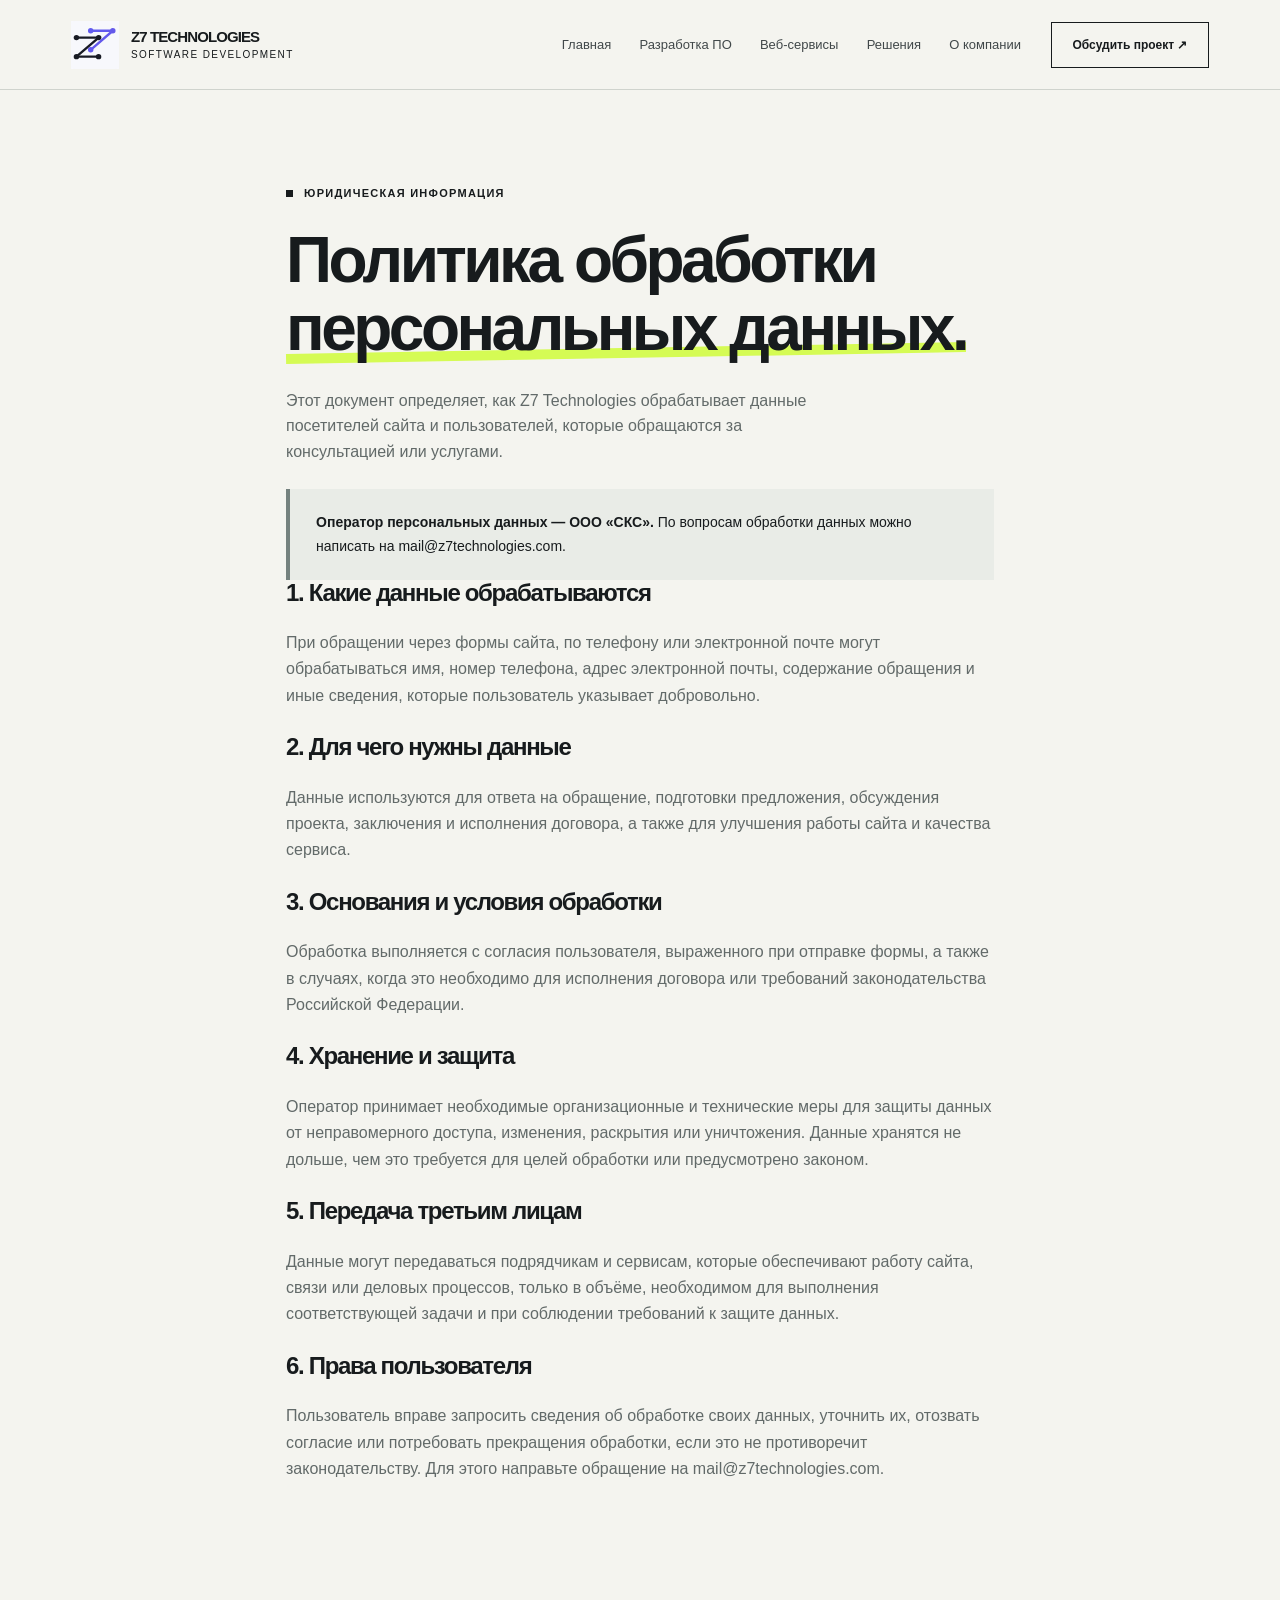
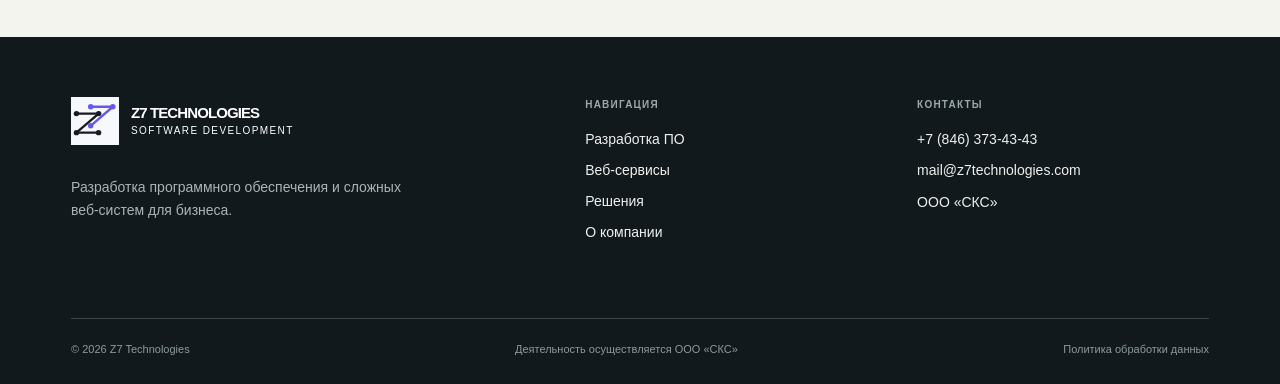
<file: privacy.html>
<!DOCTYPE html><html lang="ru"><head><meta charset="utf-8"><meta name="viewport" content="width=device-width,initial-scale=1"><meta name="theme-color" content="#f4f4ef"><title>Политика обработки персональных данных — Z7 Technologies</title><meta name="description" content="Политика обработки персональных данных Z7 Technologies."><meta property="og:type" content="website"><meta property="og:title" content="Политика обработки персональных данных — Z7 Technologies"><meta property="og:description" content="Условия обработки персональных данных при обращении в Z7 Technologies."><link rel="icon" href="assets/favicon.svg" type="image/svg+xml"><link rel="stylesheet" href="assets/style.css"><script>window.METRIKA_ID=null;</script><script src="assets/site.js" defer></script></head><body><header class="topbar"><div class="container header-inner"><a class="brand" href="index.html" aria-label="Z7 Technologies — главная"><span class="brand-mark"><img src="assets/z7-symbol-master-preview.svg" alt="Z7"></span><span class="brand-name"><strong>Z7 TECHNOLOGIES</strong><small>SOFTWARE DEVELOPMENT</small></span></a><nav class="nav" id="main-nav" aria-label="Основная навигация"><a href="index.html">Главная</a><a href="software.html">Разработка ПО</a><a href="web-services.html">Веб-сервисы</a><a href="cases.html">Решения</a><a href="about.html">О компании</a></nav><a class="header-cta" href="index.html#contact">Обсудить проект ↗</a><button class="menu-toggle" aria-label="Открыть меню" aria-controls="main-nav" aria-expanded="false"><span></span><span></span></button></div></header><main class="page-main" id="main-content"><section class="container legal-page"><span class="eyebrow">ЮРИДИЧЕСКАЯ ИНФОРМАЦИЯ</span><h1>Политика обработки<br><em>персональных данных.</em></h1><p class="lead">Этот документ определяет, как Z7 Technologies обрабатывает данные посетителей сайта и пользователей, которые обращаются за консультацией или услугами.</p><div class="legal-banner"><b>Оператор персональных данных — ООО «СКС».</b> По вопросам обработки данных можно написать на <a href="mailto:mail@z7technologies.com">mail@z7technologies.com</a>.</div><h2>1. Какие данные обрабатываются</h2><p>При обращении через формы сайта, по телефону или электронной почте могут обрабатываться имя, номер телефона, адрес электронной почты, содержание обращения и иные сведения, которые пользователь указывает добровольно.</p><h2>2. Для чего нужны данные</h2><p>Данные используются для ответа на обращение, подготовки предложения, обсуждения проекта, заключения и исполнения договора, а также для улучшения работы сайта и качества сервиса.</p><h2>3. Основания и условия обработки</h2><p>Обработка выполняется с согласия пользователя, выраженного при отправке формы, а также в случаях, когда это необходимо для исполнения договора или требований законодательства Российской Федерации.</p><h2>4. Хранение и защита</h2><p>Оператор принимает необходимые организационные и технические меры для защиты данных от неправомерного доступа, изменения, раскрытия или уничтожения. Данные хранятся не дольше, чем это требуется для целей обработки или предусмотрено законом.</p><h2>5. Передача третьим лицам</h2><p>Данные могут передаваться подрядчикам и сервисам, которые обеспечивают работу сайта, связи или деловых процессов, только в объёме, необходимом для выполнения соответствующей задачи и при соблюдении требований к защите данных.</p><h2>6. Права пользователя</h2><p>Пользователь вправе запросить сведения об обработке своих данных, уточнить их, отозвать согласие или потребовать прекращения обработки, если это не противоречит законодательству. Для этого направьте обращение на <a href="mailto:mail@z7technologies.com">mail@z7technologies.com</a>.</p><p class="smallprint">Дата публикации: 12 ноября 2026 года.</p></section></main><footer class="footer"><div class="container"><div class="footer-top"><div class="footer-brand"><a class="brand" href="index.html" aria-label="Z7 Technologies — главная"><span class="brand-mark"><img src="assets/z7-symbol-master-preview.svg" alt="Z7"></span><span class="brand-name"><strong>Z7 TECHNOLOGIES</strong><small>SOFTWARE DEVELOPMENT</small></span></a><p class="footer-desc">Разработка программного обеспечения и сложных веб-систем для бизнеса.</p></div><div class="footer-col"><h4>Навигация</h4><a href="software.html">Разработка ПО</a><a href="web-services.html">Веб-сервисы</a><a href="cases.html">Решения</a><a href="about.html">О компании</a></div><div class="footer-col"><h4>Контакты</h4><a href="tel:+78463734343">+7 (846) 373-43-43</a><a href="mailto:mail@z7technologies.com">mail@z7technologies.com</a><p>ООО «СКС»</p></div></div><div class="footer-bottom"><span>© 2026 Z7 Technologies</span><span>Деятельность осуществляется ООО «СКС»</span><a href="privacy.html">Политика обработки данных</a></div></div></footer></body></html>
</file>
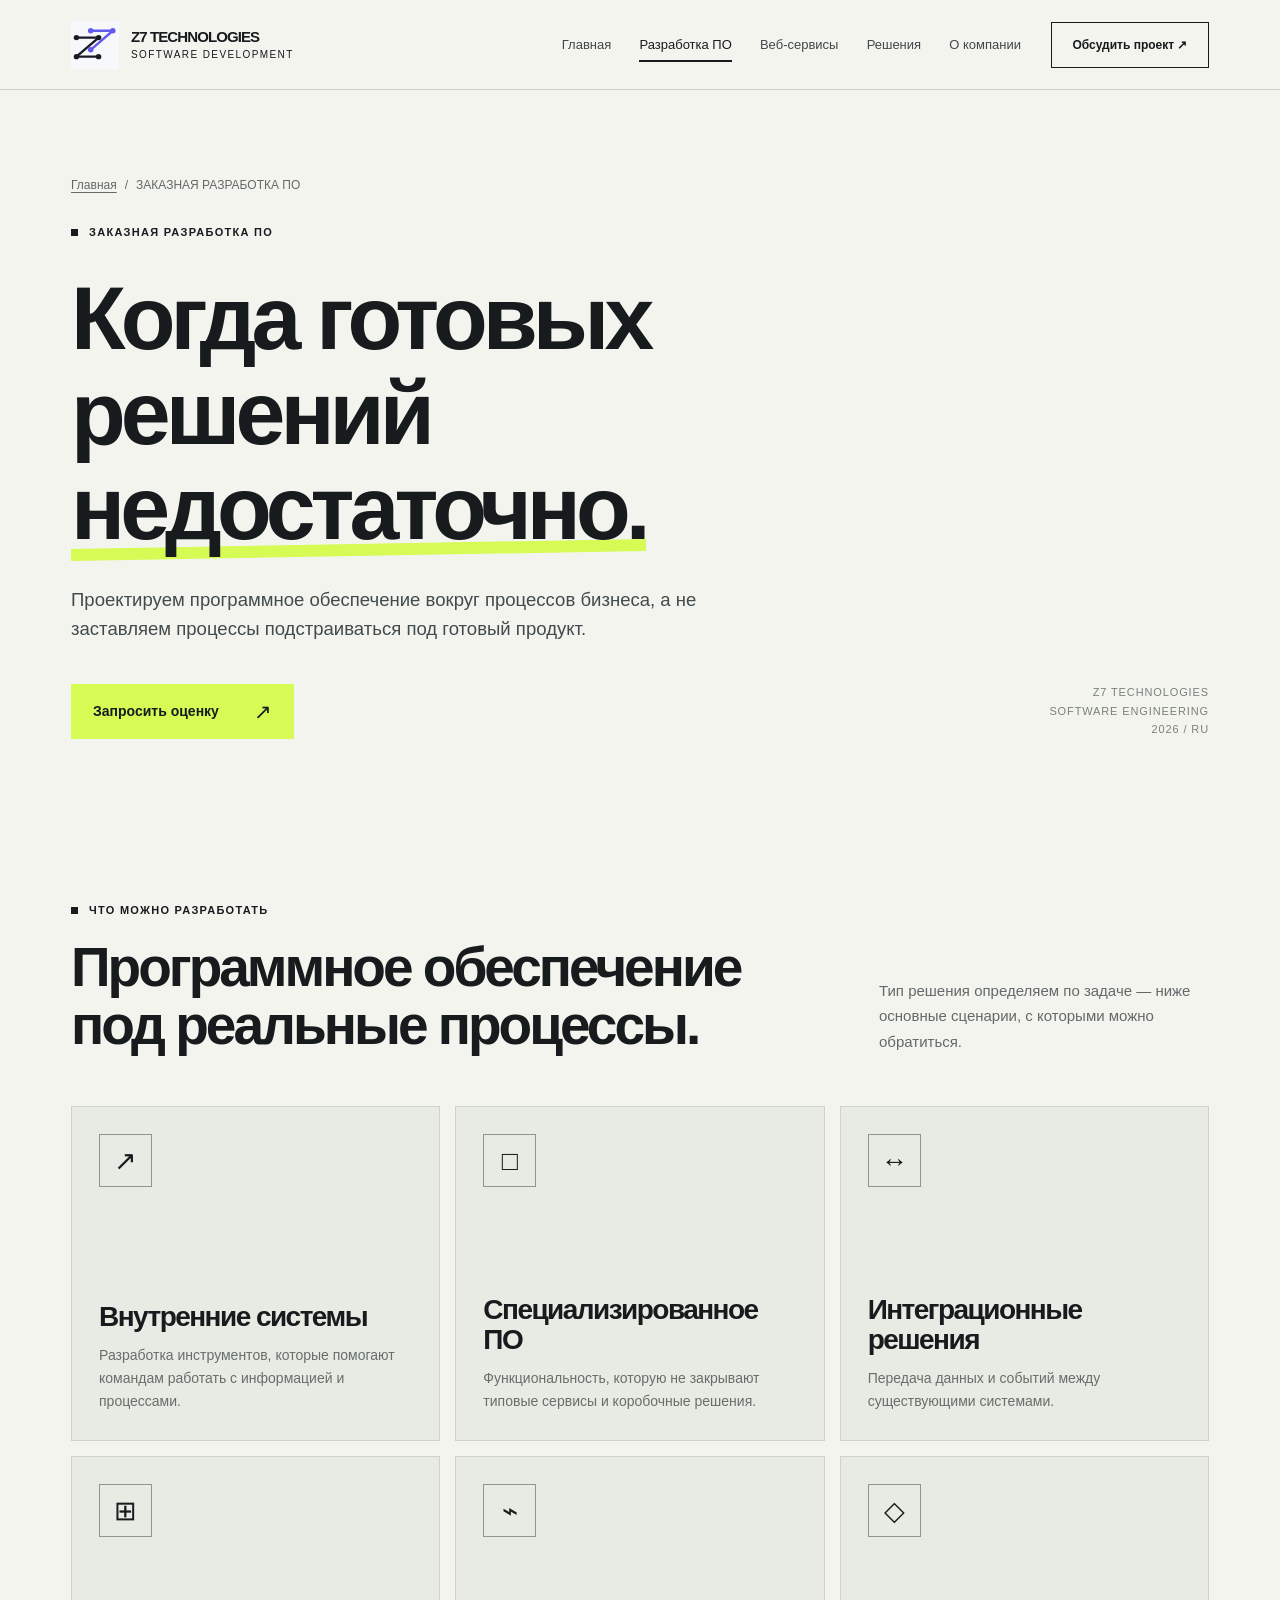
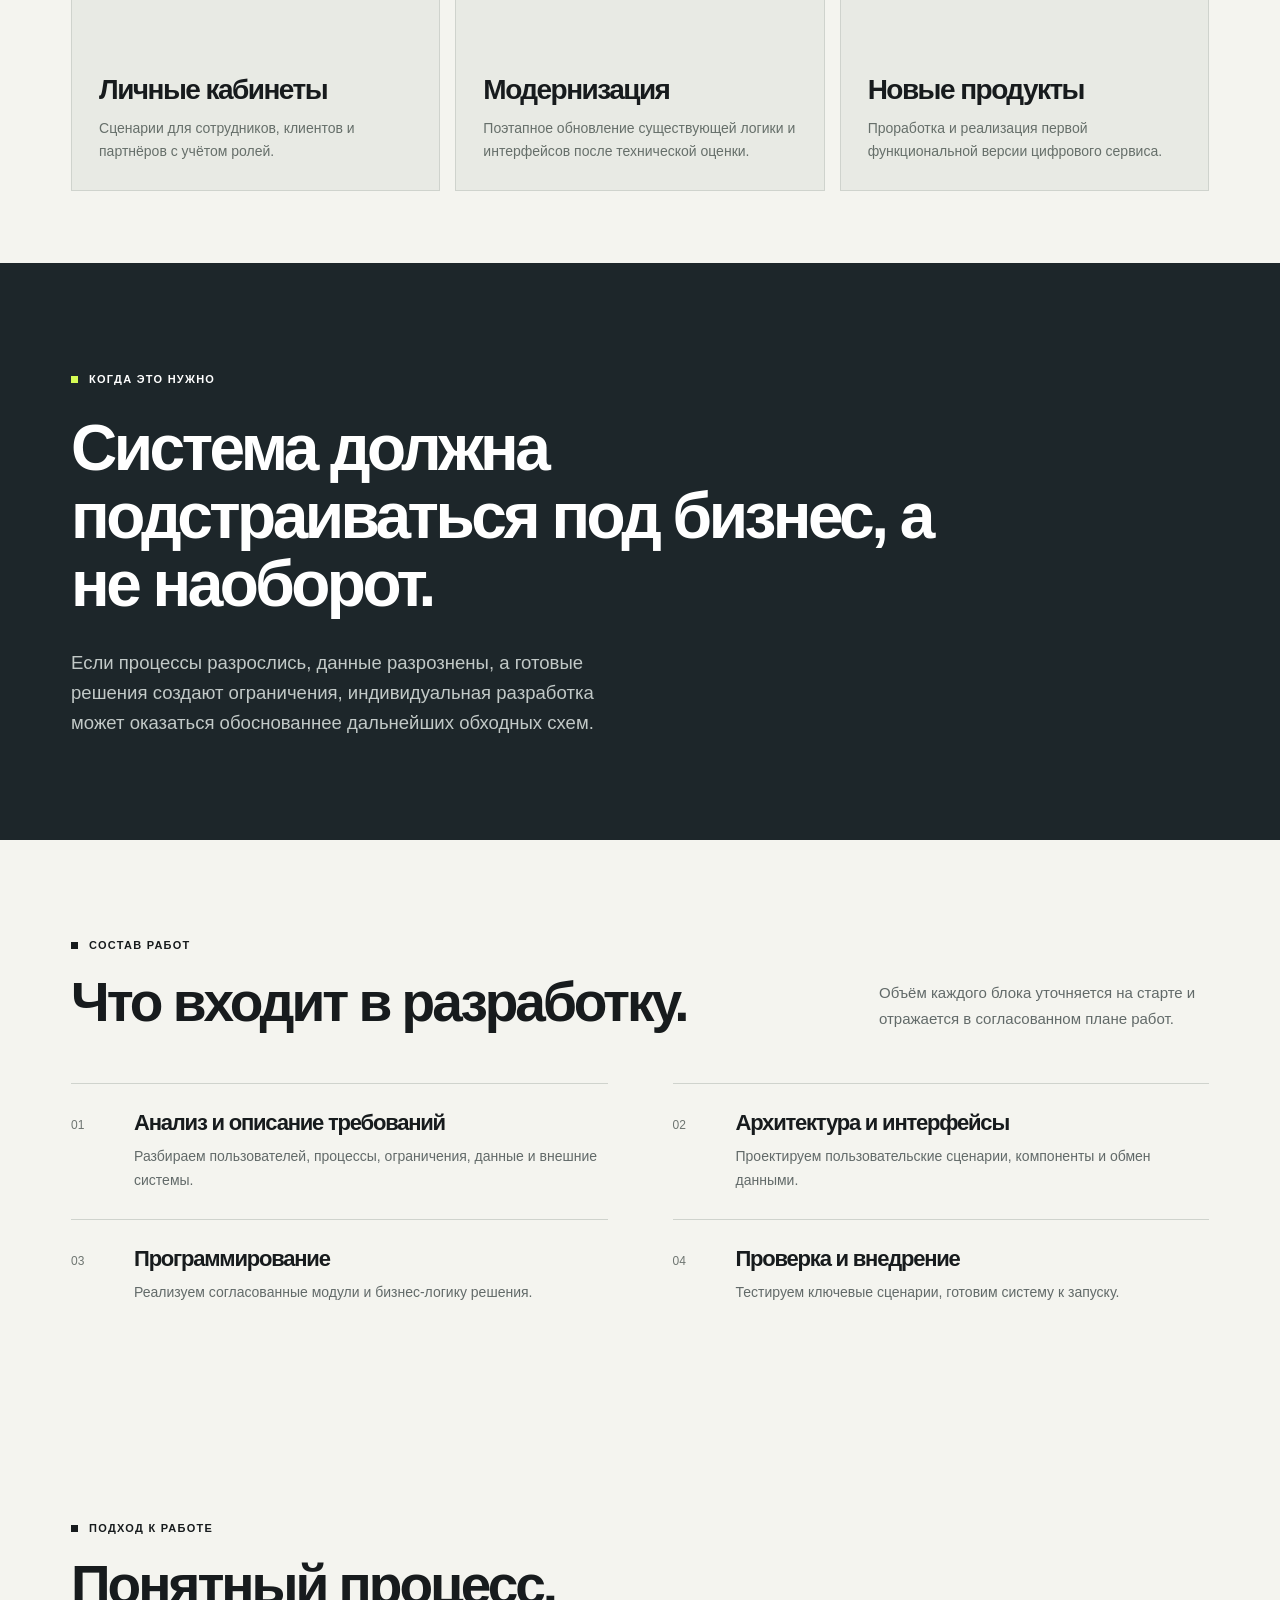
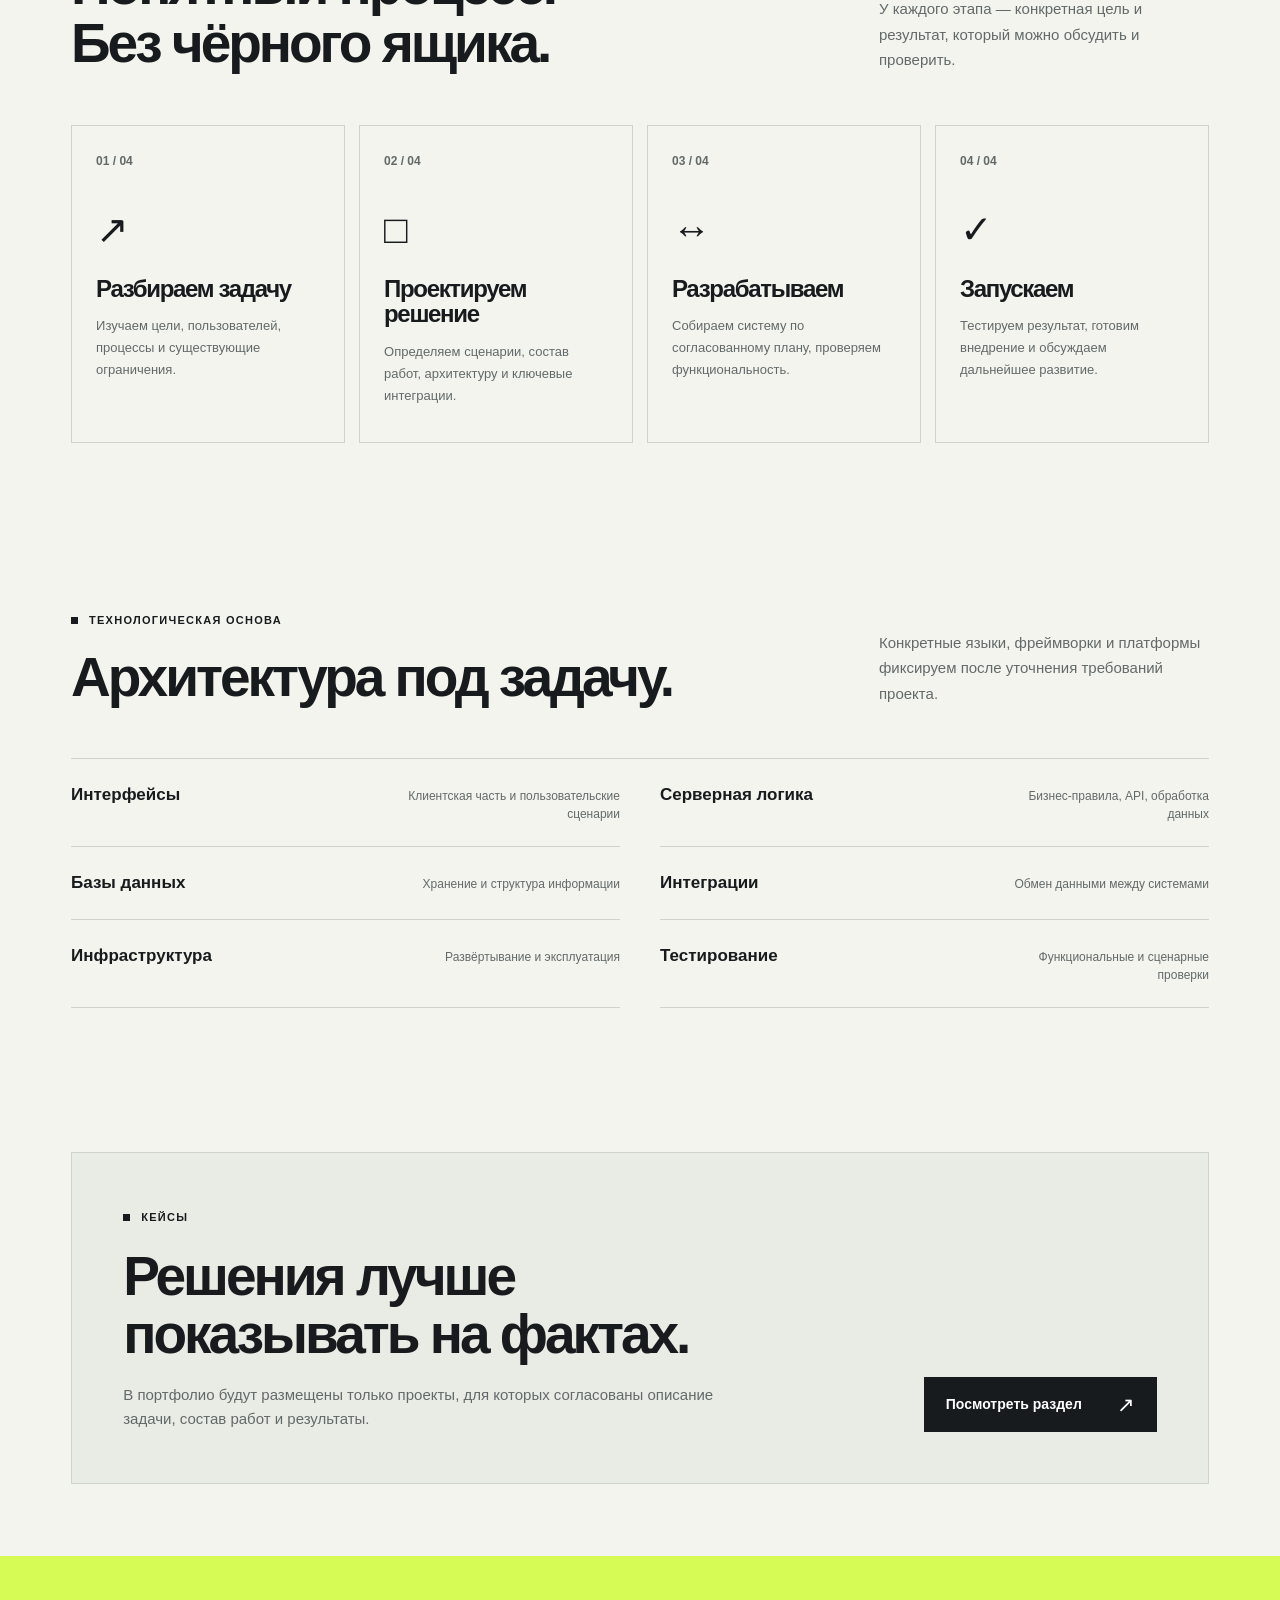
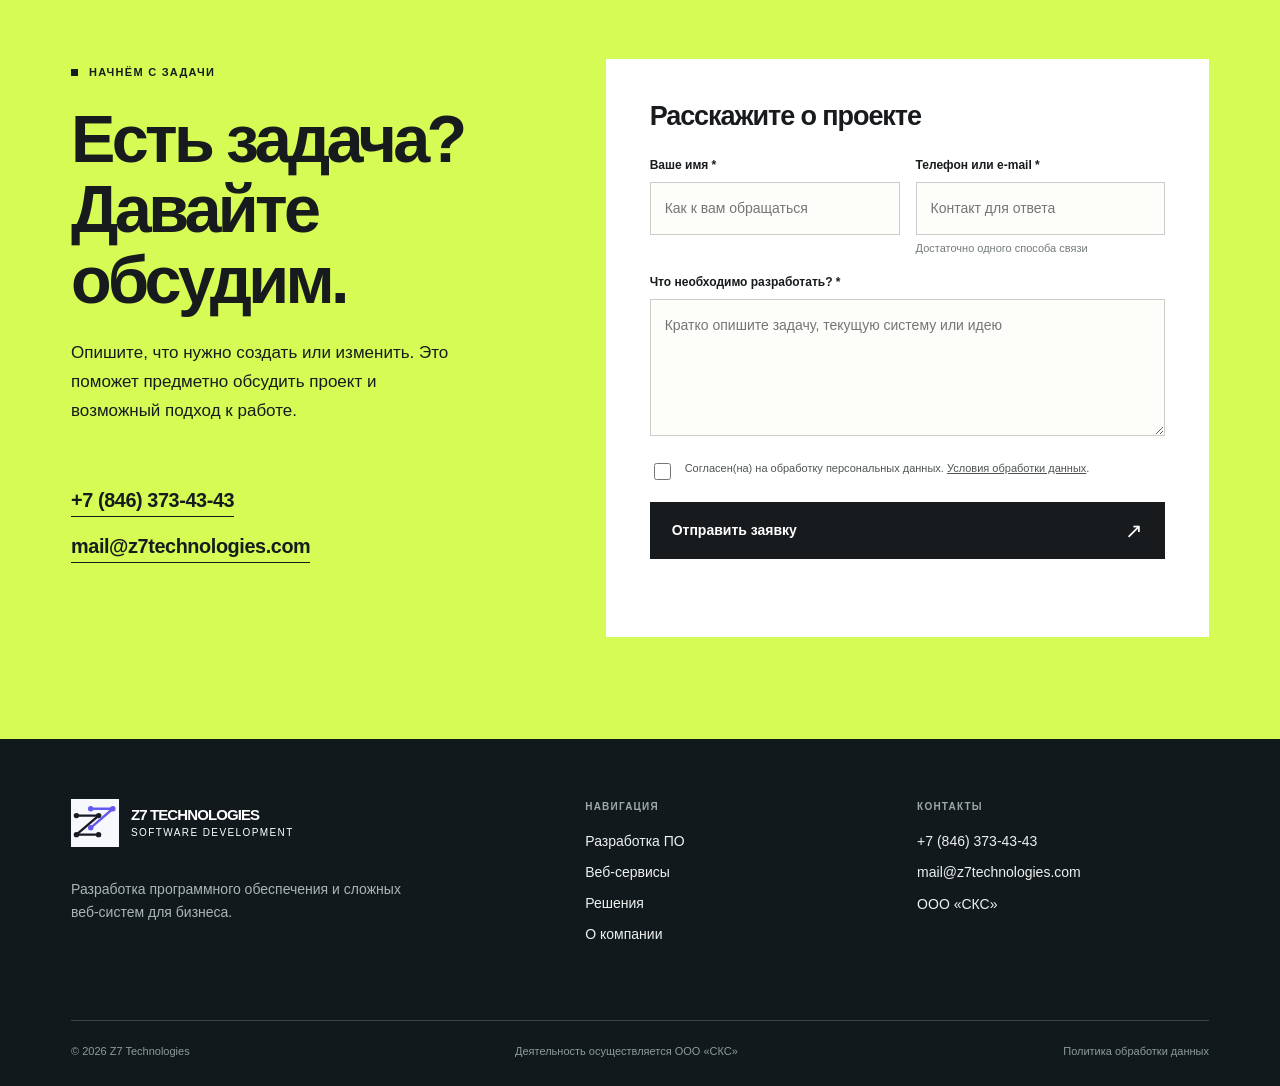
<file: software.html>
<!DOCTYPE html><html lang="ru"><head><meta charset="utf-8"><meta name="viewport" content="width=device-width,initial-scale=1"><meta name="theme-color" content="#f4f4ef"><title>Заказная разработка ПО — Z7 Technologies</title><meta name="description" content="Разработка программного обеспечения под бизнес-процессы: внутренние системы, интеграции, личные кабинеты и специализированные решения."><meta property="og:type" content="website"><meta property="og:title" content="Заказная разработка ПО — Z7 Technologies"><meta property="og:description" content="Разработка программного обеспечения под бизнес-процессы: внутренние системы, интеграции, личные кабинеты и специализированные решения."><link rel="icon" href="assets/favicon.svg" type="image/svg+xml"><link rel="stylesheet" href="assets/style.css"><script>window.METRIKA_ID=null; /* После получения номера счётчика подключить код Яндекс Метрики и установить ID */</script><script src="assets/site.js" defer></script></head><body><header class="topbar"><div class="container header-inner"><a class="brand" href="index.html" aria-label="Z7 Technologies — главная"><span class="brand-mark"><img src="assets/z7-symbol-master-preview.svg" alt="Z7"></span><span class="brand-name"><strong>Z7 TECHNOLOGIES</strong><small>SOFTWARE DEVELOPMENT</small></span></a><nav class="nav" id="main-nav" aria-label="Основная навигация"><a href="index.html">Главная</a><a href="software.html" aria-current="page">Разработка ПО</a><a href="web-services.html">Веб-сервисы</a><a href="cases.html">Решения</a><a href="about.html">О компании</a></nav><a class="header-cta" href="index.html#contact">Обсудить проект ↗</a><button class="menu-toggle" aria-label="Открыть меню" aria-controls="main-nav" aria-expanded="false"><span></span><span></span></button></div></header><main class="page-main" id="main-content"><section class="internal-hero"><div class="container"><div class="breadcrumb"><a href="index.html">Главная</a><span>/</span><span>ЗАКАЗНАЯ РАЗРАБОТКА ПО</span></div><span class="eyebrow">ЗАКАЗНАЯ РАЗРАБОТКА ПО</span><div class="internal-headband"><div><h1>Когда готовых решений <em>недостаточно.</em></h1><p class="lead">Проектируем программное обеспечение вокруг процессов бизнеса, а не заставляем процессы подстраиваться под готовый продукт.</p><div class="hero-actions"><a class="btn btn-primary" href="#contact">Запросить оценку<span class="arrow">↗</span></a></div></div><p class="internal-side">Z7 TECHNOLOGIES<br>SOFTWARE ENGINEERING<br>2026 / RU</p></div></div></section><section class="section-tight"><div class="container"><div class="section-head"><div><span class="eyebrow">ЧТО МОЖНО РАЗРАБОТАТЬ</span><h2>Программное обеспечение<br>под реальные процессы.</h2></div><p class="sub">Тип решения определяем по задаче — ниже основные сценарии, с которыми можно обратиться.</p></div><div class="service-types"><article class="type-card"><span class="symbol" aria-hidden="true">↗</span><h3>Внутренние системы</h3><p>Разработка инструментов, которые помогают командам работать с информацией и процессами.</p></article><article class="type-card"><span class="symbol" aria-hidden="true">□</span><h3>Специализированное ПО</h3><p>Функциональность, которую не закрывают типовые сервисы и коробочные решения.</p></article><article class="type-card"><span class="symbol" aria-hidden="true">↔</span><h3>Интеграционные решения</h3><p>Передача данных и событий между существующими системами.</p></article><article class="type-card"><span class="symbol" aria-hidden="true">⊞</span><h3>Личные кабинеты</h3><p>Сценарии для сотрудников, клиентов и партнёров с учётом ролей.</p></article><article class="type-card"><span class="symbol" aria-hidden="true">⌁</span><h3>Модернизация</h3><p>Поэтапное обновление существующей логики и интерфейсов после технической оценки.</p></article><article class="type-card"><span class="symbol" aria-hidden="true">◇</span><h3>Новые продукты</h3><p>Проработка и реализация первой функциональной версии цифрового сервиса.</p></article></div></div></section><section class="color-block"><div class="container"><span class="eyebrow">КОГДА ЭТО НУЖНО</span><h2 style="margin-top:25px">Система должна подстраиваться под бизнес, а не наоборот.</h2><p class="lead" style="margin-top:30px">Если процессы разрослись, данные разрознены, а готовые решения создают ограничения, индивидуальная разработка может оказаться обоснованнее дальнейших обходных схем.</p></div></section><section class="section"><div class="container"><div class="section-head"><div><span class="eyebrow">СОСТАВ РАБОТ</span><h2>Что входит в разработку.</h2></div><p class="sub">Объём каждого блока уточняется на старте и отражается в согласованном плане работ.</p></div><div class="deliverables"><div class="deliverable"><span class="num">01</span><div><h3>Анализ и описание требований</h3><p>Разбираем пользователей, процессы, ограничения, данные и внешние системы.</p></div></div><div class="deliverable"><span class="num">02</span><div><h3>Архитектура и интерфейсы</h3><p>Проектируем пользовательские сценарии, компоненты и обмен данными.</p></div></div><div class="deliverable"><span class="num">03</span><div><h3>Программирование</h3><p>Реализуем согласованные модули и бизнес-логику решения.</p></div></div><div class="deliverable"><span class="num">04</span><div><h3>Проверка и внедрение</h3><p>Тестируем ключевые сценарии, готовим систему к запуску.</p></div></div></div></div></section><section class="section"><div class="container"><div class="section-head"><div><span class="eyebrow">ПОДХОД К РАБОТЕ</span><h2>Понятный процесс.<br>Без чёрного ящика.</h2></div><p class="sub">У каждого этапа — конкретная цель и результат, который можно обсудить и проверить.</p></div><div class="process-grid"><article class="process-card"><span class="num">01 / 04</span><span class="line-art" aria-hidden="true">↗</span><h3>Разбираем задачу</h3><p>Изучаем цели, пользователей, процессы и существующие ограничения.</p></article><article class="process-card"><span class="num">02 / 04</span><span class="line-art" aria-hidden="true">□</span><h3>Проектируем решение</h3><p>Определяем сценарии, состав работ, архитектуру и ключевые интеграции.</p></article><article class="process-card"><span class="num">03 / 04</span><span class="line-art" aria-hidden="true">↔</span><h3>Разрабатываем</h3><p>Собираем систему по согласованному плану, проверяем функциональность.</p></article><article class="process-card"><span class="num">04 / 04</span><span class="line-art" aria-hidden="true">✓</span><h3>Запускаем</h3><p>Тестируем результат, готовим внедрение и обсуждаем дальнейшее развитие.</p></article></div></div></section><section class="section-tight"><div class="container"><div class="section-head"><div><span class="eyebrow">ТЕХНОЛОГИЧЕСКАЯ ОСНОВА</span><h2>Архитектура под задачу.</h2></div><p class="sub">Конкретные языки, фреймворки и платформы фиксируем после уточнения требований проекта.</p></div><div class="tech-list"><div class="tech-row"><b>Интерфейсы</b><span>Клиентская часть и пользовательские сценарии</span></div><div class="tech-row"><b>Серверная логика</b><span>Бизнес-правила, API, обработка данных</span></div><div class="tech-row"><b>Базы данных</b><span>Хранение и структура информации</span></div><div class="tech-row"><b>Интеграции</b><span>Обмен данными между системами</span></div><div class="tech-row"><b>Инфраструктура</b><span>Развёртывание и эксплуатация</span></div><div class="tech-row"><b>Тестирование</b><span>Функциональные и сценарные проверки</span></div></div></div></section><section class="section-tight"><div class="container"><div class="case-notice"><div><span class="eyebrow">КЕЙСЫ</span><h2>Решения лучше показывать на фактах.</h2><p>В портфолио будут размещены только проекты, для которых согласованы описание задачи, состав работ и результаты.</p></div><a class="btn btn-dark" href="cases.html">Посмотреть раздел <span class="arrow">↗</span></a></div></div></section><section id="contact" class="contact-section"><div class="container contact-layout"><div class="contact-info"><span class="eyebrow">НАЧНЁМ С ЗАДАЧИ</span><h2>Есть задача?<br>Давайте обсудим.</h2><p>Опишите, что нужно создать или изменить. Это поможет предметно обсудить проект и возможный подход к работе.</p><div class="contact-lines"><a href="tel:+78463734343">+7 (846) 373-43-43</a><a href="mailto:mail@z7technologies.com">mail@z7technologies.com</a></div></div><div class="form-panel"><h3>Расскажите о проекте</h3><form name="contact" method="POST" action="/" data-netlify="true" netlify-honeypot="bot-field" data-contact-form><input type="hidden" name="form-name" value="contact"><p class="sr-only"><label>Не заполнять: <input name="bot-field" tabindex="-1" autocomplete="off"></label></p><div class="form-row"><div class="form-field"><label for="name-contact">Ваше имя *</label><input id="name-contact" name="name" autocomplete="name" placeholder="Как к вам обращаться" required maxlength="100"></div><div class="form-field"><label for="contact-contact">Телефон или e-mail *</label><input id="contact-contact" name="contact" autocomplete="email" placeholder="Контакт для ответа" required maxlength="130"><div class="form-hint">Достаточно одного способа связи</div></div></div><div class="form-field"><label for="message-contact">Что необходимо разработать? *</label><textarea id="message-contact" name="message" placeholder="Кратко опишите задачу, текущую систему или идею" required maxlength="3000"></textarea></div><div class="form-check"><input type="checkbox" id="agree-contact" name="privacy_consent" value="yes" required><label for="agree-contact">Согласен(на) на обработку персональных данных. <a href="privacy.html" target="_blank" rel="noopener">Условия обработки данных</a>.</label></div><button class="btn form-submit" type="submit"><span>Отправить заявку</span><span class="arrow" aria-hidden="true">↗</span></button><p class="form-status" role="status" aria-live="polite"></p></form></div></div></section></main><footer class="footer"><div class="container"><div class="footer-top"><div class="footer-brand"><a class="brand" href="index.html" aria-label="Z7 Technologies — главная"><span class="brand-mark"><img src="assets/z7-symbol-master-preview.svg" alt="Z7"></span><span class="brand-name"><strong>Z7 TECHNOLOGIES</strong><small>SOFTWARE DEVELOPMENT</small></span></a><p class="footer-desc">Разработка программного обеспечения и сложных веб-систем для бизнеса.</p></div><div class="footer-col"><h4>Навигация</h4><a href="software.html">Разработка ПО</a><a href="web-services.html">Веб-сервисы</a><a href="cases.html">Решения</a><a href="about.html">О компании</a></div><div class="footer-col"><h4>Контакты</h4><a href="tel:+78463734343">+7 (846) 373-43-43</a><a href="mailto:mail@z7technologies.com">mail@z7technologies.com</a><p>ООО «СКС»</p></div></div><div class="footer-bottom"><span>© 2026 Z7 Technologies</span><span>Деятельность осуществляется ООО «СКС»</span><a href="privacy.html">Политика обработки данных</a></div></div></footer></body></html>
</file>
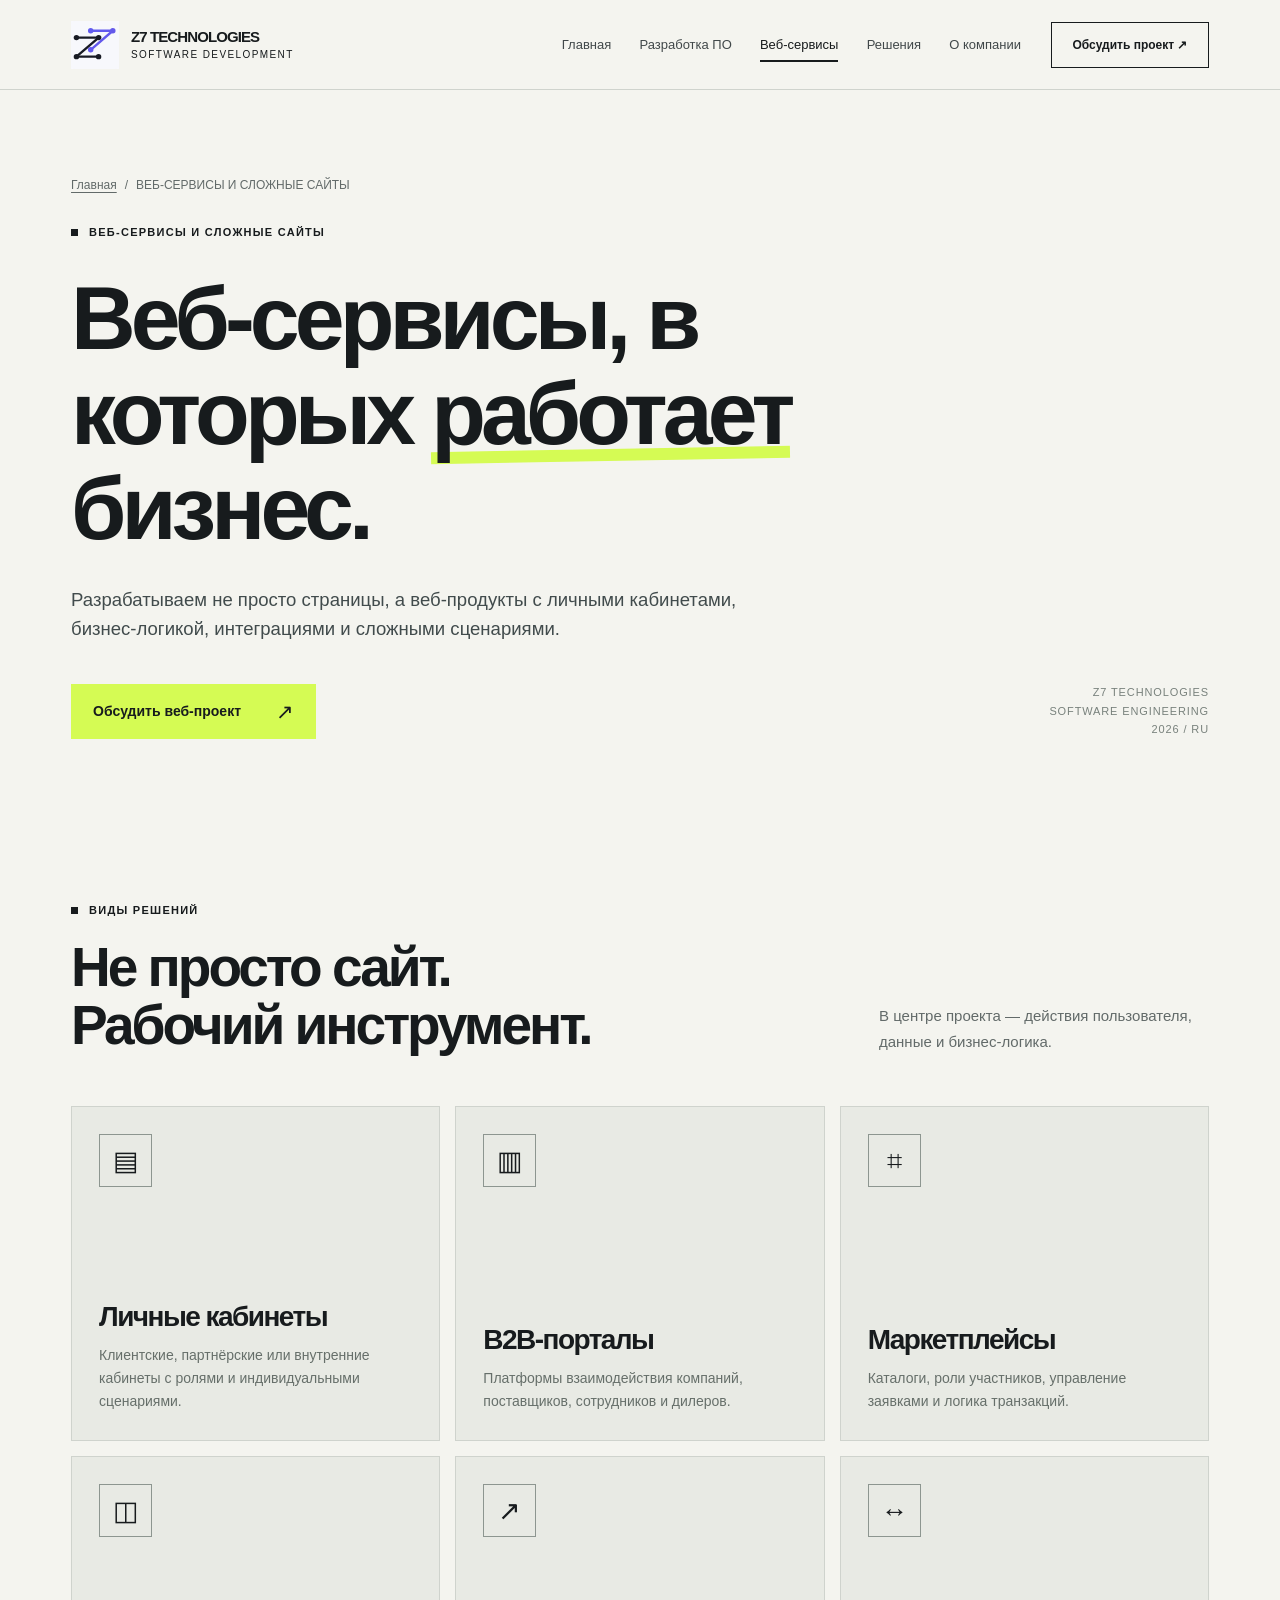
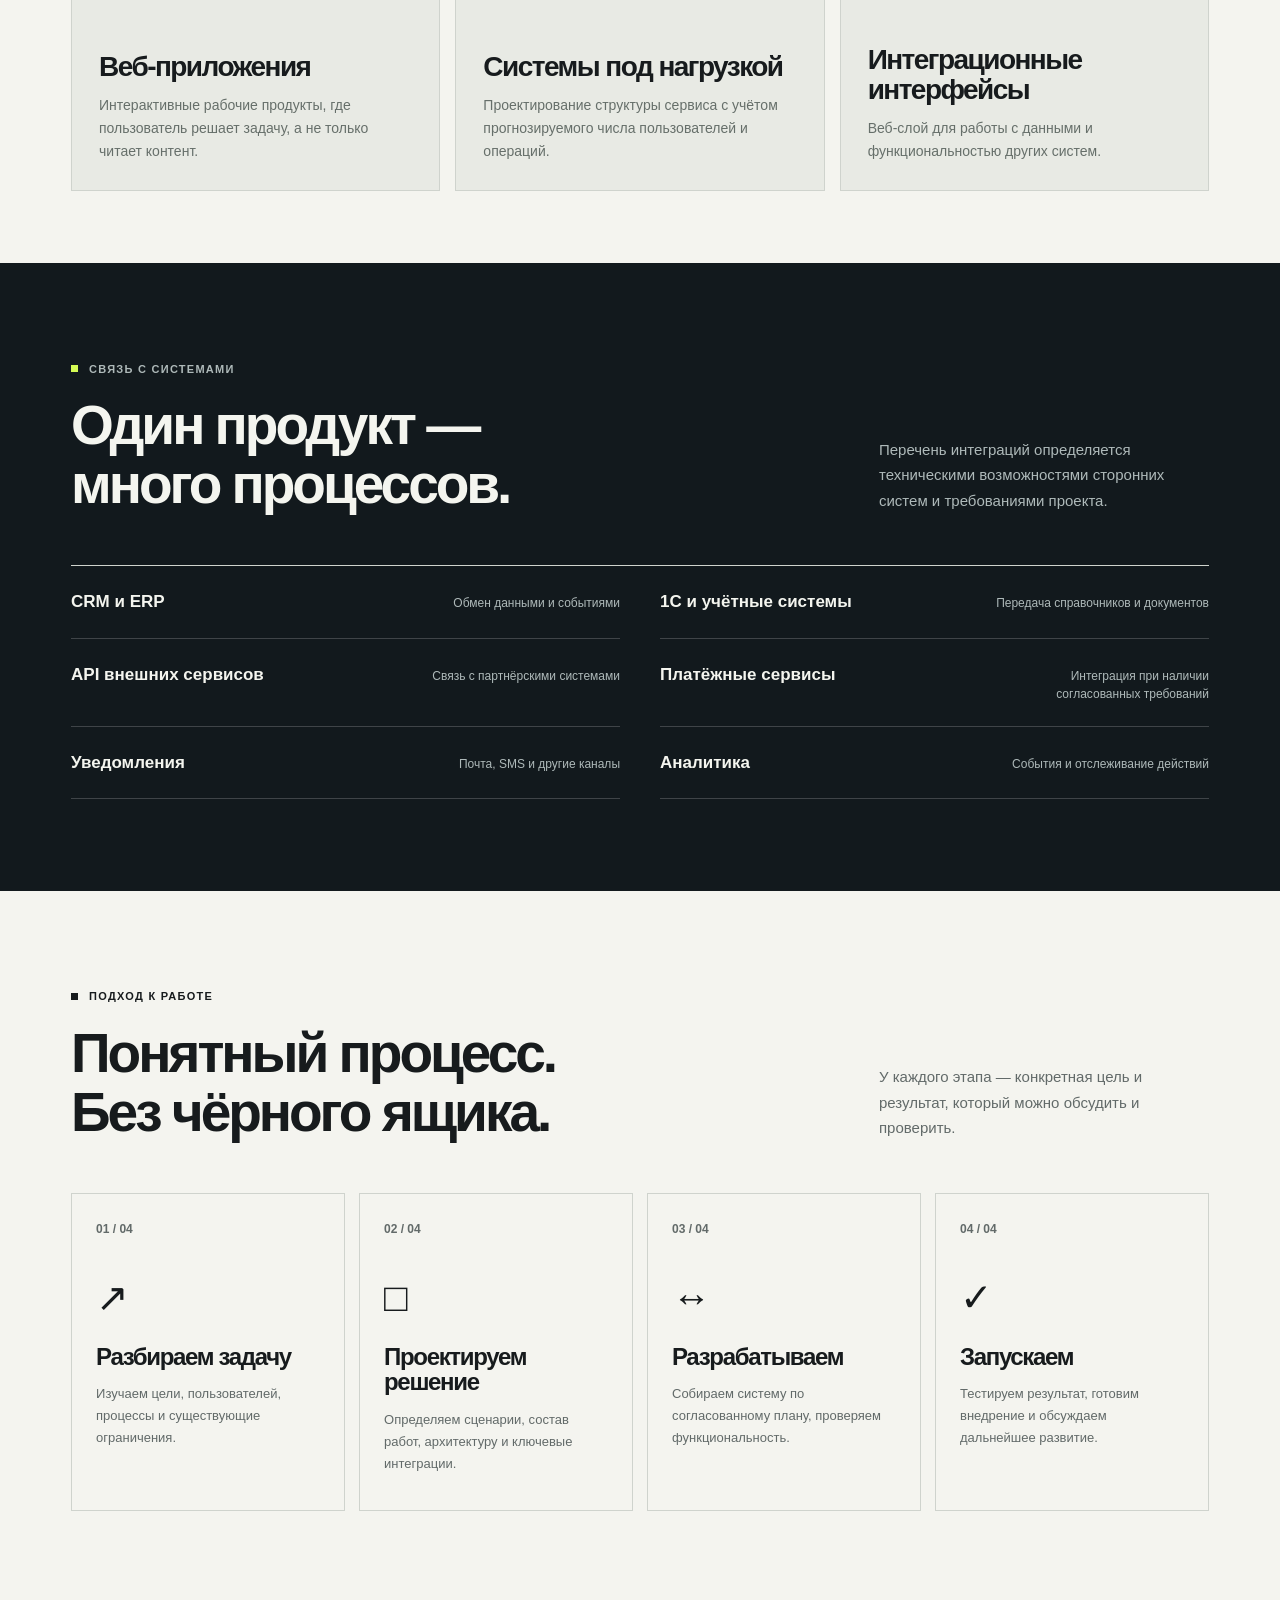
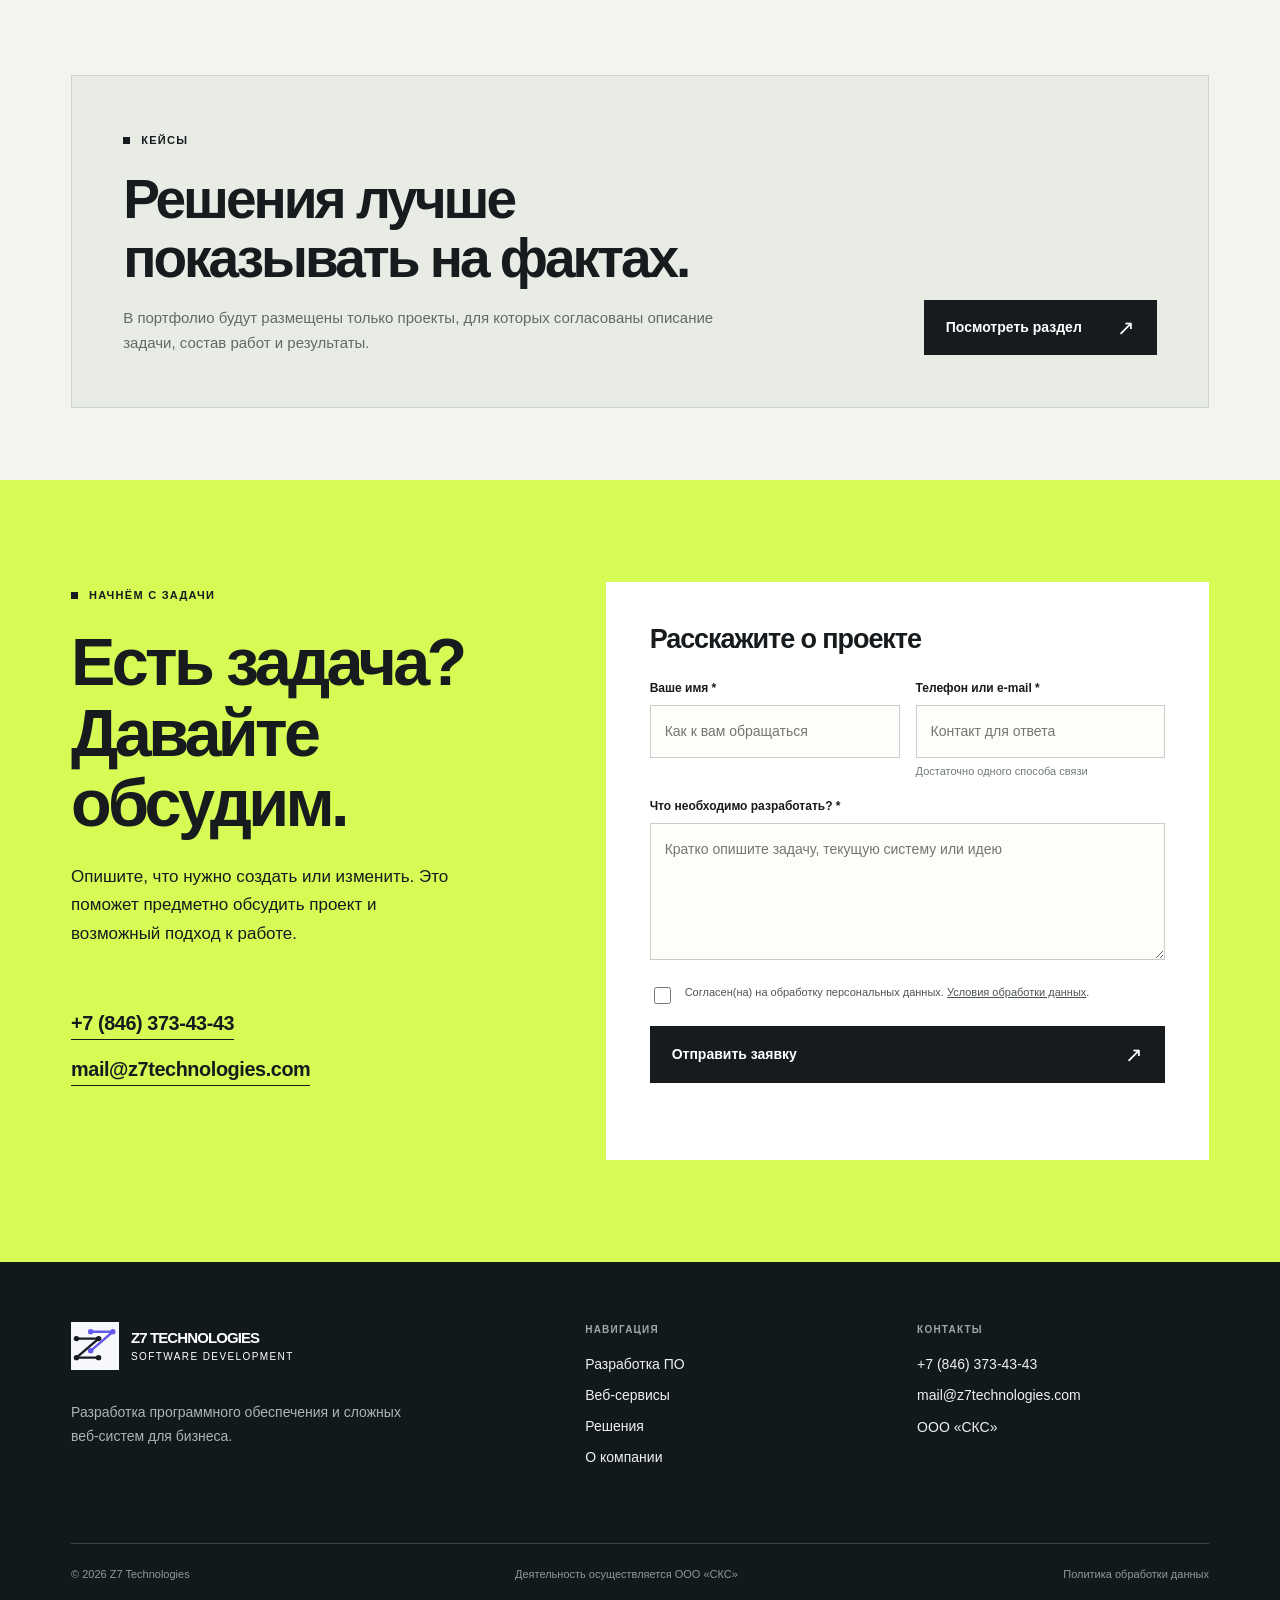
<file: web-services.html>
<!DOCTYPE html><html lang="ru"><head><meta charset="utf-8"><meta name="viewport" content="width=device-width,initial-scale=1"><meta name="theme-color" content="#f4f4ef"><title>Веб-сервисы и сложные сайты — Z7 Technologies</title><meta name="description" content="Заказная разработка веб-сервисов, B2B-порталов, личных кабинетов, маркетплейсов и веб-приложений."><meta property="og:type" content="website"><meta property="og:title" content="Веб-сервисы и сложные сайты — Z7 Technologies"><meta property="og:description" content="Заказная разработка веб-сервисов, B2B-порталов, личных кабинетов, маркетплейсов и веб-приложений."><link rel="icon" href="assets/favicon.svg" type="image/svg+xml"><link rel="stylesheet" href="assets/style.css"><script>window.METRIKA_ID=null; /* После получения номера счётчика подключить код Яндекс Метрики и установить ID */</script><script src="assets/site.js" defer></script></head><body><header class="topbar"><div class="container header-inner"><a class="brand" href="index.html" aria-label="Z7 Technologies — главная"><span class="brand-mark"><img src="assets/z7-symbol-master-preview.svg" alt="Z7"></span><span class="brand-name"><strong>Z7 TECHNOLOGIES</strong><small>SOFTWARE DEVELOPMENT</small></span></a><nav class="nav" id="main-nav" aria-label="Основная навигация"><a href="index.html">Главная</a><a href="software.html">Разработка ПО</a><a href="web-services.html" aria-current="page">Веб-сервисы</a><a href="cases.html">Решения</a><a href="about.html">О компании</a></nav><a class="header-cta" href="index.html#contact">Обсудить проект ↗</a><button class="menu-toggle" aria-label="Открыть меню" aria-controls="main-nav" aria-expanded="false"><span></span><span></span></button></div></header><main class="page-main" id="main-content"><section class="internal-hero"><div class="container"><div class="breadcrumb"><a href="index.html">Главная</a><span>/</span><span>ВЕБ-СЕРВИСЫ И СЛОЖНЫЕ САЙТЫ</span></div><span class="eyebrow">ВЕБ-СЕРВИСЫ И СЛОЖНЫЕ САЙТЫ</span><div class="internal-headband"><div><h1>Веб-сервисы, в которых <em>работает</em> бизнес.</h1><p class="lead">Разрабатываем не просто страницы, а веб-продукты с личными кабинетами, бизнес-логикой, интеграциями и сложными сценариями.</p><div class="hero-actions"><a class="btn btn-primary" href="#contact">Обсудить веб-проект<span class="arrow">↗</span></a></div></div><p class="internal-side">Z7 TECHNOLOGIES<br>SOFTWARE ENGINEERING<br>2026 / RU</p></div></div></section><section class="section-tight"><div class="container"><div class="section-head"><div><span class="eyebrow">ВИДЫ РЕШЕНИЙ</span><h2>Не просто сайт.<br>Рабочий инструмент.</h2></div><p class="sub">В центре проекта — действия пользователя, данные и бизнес-логика.</p></div><div class="service-types"><article class="type-card"><span class="symbol" aria-hidden="true">▤</span><h3>Личные кабинеты</h3><p>Клиентские, партнёрские или внутренние кабинеты с ролями и индивидуальными сценариями.</p></article><article class="type-card"><span class="symbol" aria-hidden="true">▥</span><h3>B2B-порталы</h3><p>Платформы взаимодействия компаний, поставщиков, сотрудников и дилеров.</p></article><article class="type-card"><span class="symbol" aria-hidden="true">⌗</span><h3>Маркетплейсы</h3><p>Каталоги, роли участников, управление заявками и логика транзакций.</p></article><article class="type-card"><span class="symbol" aria-hidden="true">◫</span><h3>Веб-приложения</h3><p>Интерактивные рабочие продукты, где пользователь решает задачу, а не только читает контент.</p></article><article class="type-card"><span class="symbol" aria-hidden="true">↗</span><h3>Системы под нагрузкой</h3><p>Проектирование структуры сервиса с учётом прогнозируемого числа пользователей и операций.</p></article><article class="type-card"><span class="symbol" aria-hidden="true">↔</span><h3>Интеграционные интерфейсы</h3><p>Веб-слой для работы с данными и функциональностью других систем.</p></article></div></div></section><section class="section contrast"><div class="container"><div class="section-head"><div><span class="eyebrow">СВЯЗЬ С СИСТЕМАМИ</span><h2>Один продукт —<br>много процессов.</h2></div><p class="sub">Перечень интеграций определяется техническими возможностями сторонних систем и требованиями проекта.</p></div><div class="tech-list"><div class="tech-row" style="border-color:#ffffff30"><b>CRM и ERP</b><span style="color:#aeb9b9">Обмен данными и событиями</span></div><div class="tech-row" style="border-color:#ffffff30"><b>1С и учётные системы</b><span style="color:#aeb9b9">Передача справочников и документов</span></div><div class="tech-row" style="border-color:#ffffff30"><b>API внешних сервисов</b><span style="color:#aeb9b9">Связь с партнёрскими системами</span></div><div class="tech-row" style="border-color:#ffffff30"><b>Платёжные сервисы</b><span style="color:#aeb9b9">Интеграция при наличии согласованных требований</span></div><div class="tech-row" style="border-color:#ffffff30"><b>Уведомления</b><span style="color:#aeb9b9">Почта, SMS и другие каналы</span></div><div class="tech-row" style="border-color:#ffffff30"><b>Аналитика</b><span style="color:#aeb9b9">События и отслеживание действий</span></div></div></div></section><section class="section"><div class="container"><div class="section-head"><div><span class="eyebrow">ПОДХОД К РАБОТЕ</span><h2>Понятный процесс.<br>Без чёрного ящика.</h2></div><p class="sub">У каждого этапа — конкретная цель и результат, который можно обсудить и проверить.</p></div><div class="process-grid"><article class="process-card"><span class="num">01 / 04</span><span class="line-art" aria-hidden="true">↗</span><h3>Разбираем задачу</h3><p>Изучаем цели, пользователей, процессы и существующие ограничения.</p></article><article class="process-card"><span class="num">02 / 04</span><span class="line-art" aria-hidden="true">□</span><h3>Проектируем решение</h3><p>Определяем сценарии, состав работ, архитектуру и ключевые интеграции.</p></article><article class="process-card"><span class="num">03 / 04</span><span class="line-art" aria-hidden="true">↔</span><h3>Разрабатываем</h3><p>Собираем систему по согласованному плану, проверяем функциональность.</p></article><article class="process-card"><span class="num">04 / 04</span><span class="line-art" aria-hidden="true">✓</span><h3>Запускаем</h3><p>Тестируем результат, готовим внедрение и обсуждаем дальнейшее развитие.</p></article></div></div></section><section class="section-tight"><div class="container"><div class="case-notice"><div><span class="eyebrow">КЕЙСЫ</span><h2>Решения лучше показывать на фактах.</h2><p>В портфолио будут размещены только проекты, для которых согласованы описание задачи, состав работ и результаты.</p></div><a class="btn btn-dark" href="cases.html">Посмотреть раздел <span class="arrow">↗</span></a></div></div></section><section id="contact" class="contact-section"><div class="container contact-layout"><div class="contact-info"><span class="eyebrow">НАЧНЁМ С ЗАДАЧИ</span><h2>Есть задача?<br>Давайте обсудим.</h2><p>Опишите, что нужно создать или изменить. Это поможет предметно обсудить проект и возможный подход к работе.</p><div class="contact-lines"><a href="tel:+78463734343">+7 (846) 373-43-43</a><a href="mailto:mail@z7technologies.com">mail@z7technologies.com</a></div></div><div class="form-panel"><h3>Расскажите о проекте</h3><form name="contact" method="POST" action="/" data-netlify="true" netlify-honeypot="bot-field" data-contact-form><input type="hidden" name="form-name" value="contact"><p class="sr-only"><label>Не заполнять: <input name="bot-field" tabindex="-1" autocomplete="off"></label></p><div class="form-row"><div class="form-field"><label for="name-contact">Ваше имя *</label><input id="name-contact" name="name" autocomplete="name" placeholder="Как к вам обращаться" required maxlength="100"></div><div class="form-field"><label for="contact-contact">Телефон или e-mail *</label><input id="contact-contact" name="contact" autocomplete="email" placeholder="Контакт для ответа" required maxlength="130"><div class="form-hint">Достаточно одного способа связи</div></div></div><div class="form-field"><label for="message-contact">Что необходимо разработать? *</label><textarea id="message-contact" name="message" placeholder="Кратко опишите задачу, текущую систему или идею" required maxlength="3000"></textarea></div><div class="form-check"><input type="checkbox" id="agree-contact" name="privacy_consent" value="yes" required><label for="agree-contact">Согласен(на) на обработку персональных данных. <a href="privacy.html" target="_blank" rel="noopener">Условия обработки данных</a>.</label></div><button class="btn form-submit" type="submit"><span>Отправить заявку</span><span class="arrow" aria-hidden="true">↗</span></button><p class="form-status" role="status" aria-live="polite"></p></form></div></div></section></main><footer class="footer"><div class="container"><div class="footer-top"><div class="footer-brand"><a class="brand" href="index.html" aria-label="Z7 Technologies — главная"><span class="brand-mark"><img src="assets/z7-symbol-master-preview.svg" alt="Z7"></span><span class="brand-name"><strong>Z7 TECHNOLOGIES</strong><small>SOFTWARE DEVELOPMENT</small></span></a><p class="footer-desc">Разработка программного обеспечения и сложных веб-систем для бизнеса.</p></div><div class="footer-col"><h4>Навигация</h4><a href="software.html">Разработка ПО</a><a href="web-services.html">Веб-сервисы</a><a href="cases.html">Решения</a><a href="about.html">О компании</a></div><div class="footer-col"><h4>Контакты</h4><a href="tel:+78463734343">+7 (846) 373-43-43</a><a href="mailto:mail@z7technologies.com">mail@z7technologies.com</a><p>ООО «СКС»</p></div></div><div class="footer-bottom"><span>© 2026 Z7 Technologies</span><span>Деятельность осуществляется ООО «СКС»</span><a href="privacy.html">Политика обработки данных</a></div></div></footer></body></html>
</file>
<file: assets/style.css>
:root{--paper:#f4f4ef;--white:#fff;--ink:#171b1d;--muted:#626a69;--rule:#cfd3cd;--lime:#d5fb54;--navy:#1d262a;--dark:#12191d;--max:1360px;--page:clamp(22px,5.55vw,90px);--ease:cubic-bezier(.22,1,.36,1)}
*{box-sizing:border-box}html{scroll-behavior:smooth}body{margin:0;background:var(--paper);color:var(--ink);font-family:Inter,Arial,Helvetica,sans-serif;-webkit-font-smoothing:antialiased;font-size:16px;line-height:1.5}a{color:inherit;text-decoration:none}button,input,textarea{font:inherit}button{cursor:pointer}img,svg{max-width:100%}::selection{background:var(--lime);color:var(--ink)}:focus-visible{outline:3px solid #748e00;outline-offset:4px}h1,h2,h3,p{margin:0}h1,h2,h3{font-weight:550;letter-spacing:-.055em;line-height:1.06}p{line-height:1.65}.container{max-width:var(--max);padding-inline:var(--page);margin-inline:auto}.topbar{position:relative;background:var(--paper);z-index:30;border-bottom:1px solid var(--rule)}.header-inner{min-height:89px;display:flex;align-items:center;gap:30px;justify-content:space-between}.brand{display:inline-flex;align-items:center;gap:12px;flex-shrink:0}.brand-mark{width:48px;height:48px;background:var(--ink);color:var(--lime);display:grid;place-items:center;font-weight:750;font-size:21px;letter-spacing:-.11em;padding-right:3px}.brand-name{display:flex;flex-direction:column;font-size:15px;line-height:1.08;font-weight:760;letter-spacing:-.05em}.brand-name small{font-size:10px;letter-spacing:.14em;font-weight:500;margin-top:5px}.nav{display:flex;gap:clamp(16px,2.2vw,32px);align-items:center;margin-left:auto}.nav a{color:#41484a;font-size:13px;white-space:nowrap;position:relative}.nav a::after{content:"";position:absolute;left:0;right:100%;bottom:-8px;height:2px;background:var(--ink);transition:right .25s}.nav a:hover::after,.nav a[aria-current=page]::after{right:0}.nav a[aria-current=page]{color:#171b1d}.header-cta{display:inline-flex;align-items:center;justify-content:center;border:1px solid var(--ink);padding:13px 18px;font-weight:650;font-size:12px;white-space:nowrap;min-width:158px;transition:background .2s,color .2s}.header-cta:hover{background:var(--ink);color:white}.menu-toggle{display:none;background:transparent;border:1px solid var(--rule);height:45px;width:45px;align-items:center;justify-content:center;flex-direction:column;gap:5px}.menu-toggle span{width:19px;height:2px;background:var(--ink)}.page-main{overflow:hidden}.eyebrow{font-size:11px;font-weight:680;letter-spacing:.115em;text-transform:uppercase;display:inline-flex;gap:11px;align-items:center}.eyebrow::before{content:"";display:inline-block;width:7px;height:7px;background:var(--ink)}.eyebrow.is-light::before{background:var(--lime)}.hero{padding-top:clamp(47px,6.5vw,108px);padding-bottom:clamp(58px,8vw,112px)}.hero-home{display:grid;grid-template-columns:minmax(0,1.06fr) minmax(350px,.94fr);gap:clamp(35px,5.6vw,90px);align-items:center}.hero-copy h1{font-size:clamp(51px,5.9vw,94px);max-width:900px;margin:26px 0 30px}.hero-copy h1 em,.internal-hero h1 em{font-style:normal;position:relative;white-space:nowrap}.hero-copy h1 em::after,.internal-hero h1 em::after{content:"";position:absolute;bottom:.025em;left:0;width:100%;height:.13em;background:var(--lime);z-index:-1;transform:rotate(-1deg)}.lead{font-size:clamp(17px,1.45vw,21px);max-width:545px;color:#414b4c;line-height:1.6}.hero-actions{display:flex;flex-wrap:wrap;align-items:center;gap:24px;margin-top:40px}.btn{padding:16px 21px;min-height:55px;display:inline-flex;align-items:center;justify-content:space-between;gap:35px;border:1px solid var(--ink);font-weight:670;font-size:14px;background:transparent;transition:transform .2s,background .2s,color .2s}.btn:hover{transform:translateY(-2px)}.btn-primary{background:var(--lime);color:var(--ink);border-color:var(--lime)}.btn-primary:hover{background:#e2ff89}.btn-dark{background:var(--ink);border-color:var(--ink);color:#fff}.btn-dark:hover{background:#293338}.btn-outline{background:transparent}.arrow{font-size:21px;line-height:1;font-weight:400;display:inline-block}.text-link{font-weight:620;font-size:14px;border-bottom:1px solid var(--ink);padding-bottom:5px}.hero-note{display:flex;align-items:center;gap:12px;margin-top:46px;font-size:12px;letter-spacing:.025em;color:var(--muted)}.hero-note:before{content:"";width:37px;height:1px;background:#a9b0ad}.visual-board{position:relative;background:var(--dark);min-height:555px;color:white;overflow:hidden;display:flex;flex-direction:column;justify-content:space-between;padding:26px;border:1px solid #151b1d}.visual-board:before{content:"";position:absolute;inset:0;background-image:linear-gradient(#ffffff0b 1px,transparent 1px),linear-gradient(90deg,#ffffff0b 1px,transparent 1px);background-size:38px 38px;opacity:.95}.visual-header,.visual-footer{display:flex;justify-content:space-between;align-items:center;position:relative;z-index:2;color:#b5bfc0;font-size:10px;letter-spacing:.11em;text-transform:uppercase}.status-point{height:8px;width:8px;display:inline-block;background:var(--lime);border-radius:50%;margin-right:7px}.visual-graphic{position:relative;z-index:1;width:100%;align-self:center;margin:20px 0}.visual-board svg{display:block;width:100%;height:auto}.visual-footer{border-top:1px solid #ffffff26;padding-top:17px}.visual-footer b{color:var(--lime);font-weight:600}.ribbon{border-block:1px solid var(--rule);padding:21px 0}.ribbon-inner{display:flex;gap:38px;justify-content:space-between;flex-wrap:wrap}.ribbon span{display:inline-flex;gap:9px;align-items:center;font-weight:600;font-size:12px;letter-spacing:.02em}.ribbon span:before{content:'+';font-size:18px;line-height:1;color:#606968;font-weight:300}.section{padding-block:clamp(80px,9vw,145px)}.section-tight{padding-block:clamp(72px,7vw,110px)}.section-head{display:flex;align-items:flex-end;justify-content:space-between;gap:40px;margin-bottom:52px}.section-head h2{font-size:clamp(41px,4.3vw,67px);max-width:810px;margin-top:17px}.section-head .sub{max-width:330px;font-size:15px;color:var(--muted);line-height:1.7}.service-grid{display:grid;grid-template-columns:repeat(2,minmax(0,1fr));gap:15px}.service-card{min-height:440px;padding:clamp(27px,3.1vw,49px);border:1px solid var(--rule);display:flex;flex-direction:column;justify-content:space-between;position:relative;overflow:hidden;background:#eeefea;transition:transform .3s var(--ease)}.service-card:hover{transform:translateY(-5px)}.service-card.dark{background:var(--navy);color:#fff;border-color:var(--navy)}.service-card .tag{font-size:11px;letter-spacing:.11em;font-weight:650;text-transform:uppercase;z-index:2}.service-card h3{font-size:clamp(35px,3.4vw,54px);max-width:470px;margin:20px 0 16px}.service-card p{max-width:420px;font-size:15px;color:#636a68}.service-card.dark p{color:#c3cccb}.card-top,.card-bottom{position:relative;z-index:2}.card-bottom{display:flex;align-items:end;justify-content:space-between;gap:20px}.round-arrow{display:grid;place-items:center;width:55px;height:55px;border:1px solid currentColor;border-radius:50%;font-size:25px;flex-shrink:0}.card-art{position:absolute;pointer-events:none;right:-80px;top:40px;width:265px;height:230px;opacity:.7}.card-art.spiral{border:1px solid #b7c2ae;border-radius:50%;box-shadow:0 0 0 32px #0000,0 0 0 33px #b7c2ae,0 0 0 69px #0000,0 0 0 70px #b7c2ae;transform:rotate(-18deg)}.card-art.mesh{top:20px;right:-25px;background-image:linear-gradient(#d5fb5440 1px,transparent 1px),linear-gradient(90deg,#d5fb5440 1px,transparent 1px);background-size:34px 34px;transform:skewY(-20deg)}.contrast{background:var(--dark);color:#f4f5ef}.contrast .sub,.contrast .eyebrow{color:#aeb9b9}.contrast .eyebrow::before{background:var(--lime)}.usecase-list{border-top:1px solid #ffffff35}.usecase-item{display:grid;grid-template-columns:95px 1fr minmax(210px,.72fr);gap:25px;align-items:center;padding:38px 0;border-bottom:1px solid #ffffff35}.usecase-item .num{color:var(--lime);font-size:12px}.usecase-item h3{font-size:clamp(24px,2.35vw,38px)}.usecase-item p{color:#aeb9b9;font-size:14px;max-width:360px}.process-grid{display:grid;grid-template-columns:repeat(4,1fr);gap:14px;margin-top:25px}.process-card{padding:26px 24px 35px;border:1px solid var(--rule);min-height:310px;display:flex;flex-direction:column}.process-card .num{font-size:12px;font-weight:750;color:var(--muted)}.process-card .line-art{font-size:39px;line-height:1;margin:40px 0 27px;font-weight:300;letter-spacing:-.15em}.process-card h3{font-size:24px;margin-bottom:14px}.process-card p{color:var(--muted);font-size:13px;line-height:1.7}.quote-strip{display:grid;grid-template-columns:1.4fr .6fr;gap:45px;align-items:center;border-top:1px solid var(--rule);border-bottom:1px solid var(--rule);padding:52px 0}.quote-strip h2{font-size:clamp(30px,3.35vw,48px);max-width:790px}.quote-strip p{font-size:14px;color:var(--muted);margin-top:14px}.quote-strip .btn{justify-self:end}.tech-list{display:grid;grid-template-columns:1fr 1fr;gap:0 40px;border-top:1px solid var(--rule)}.tech-row{border-bottom:1px solid var(--rule);display:flex;align-items:baseline;justify-content:space-between;gap:20px;padding:23px 0}.tech-row b{font-size:17px;font-weight:600}.tech-row span{font-size:12px;color:var(--muted);text-align:right;max-width:220px}.faq{max-width:1040px}.faq details{border-top:1px solid var(--rule);padding:25px 0}.faq details:last-child{border-bottom:1px solid var(--rule)}.faq summary{list-style:none;font-size:20px;font-weight:570;letter-spacing:-.03em;display:flex;justify-content:space-between;gap:20px;cursor:pointer}.faq summary::-webkit-details-marker{display:none}.faq summary:after{content:'+';color:#606b66;font-size:27px;font-weight:300;line-height:1}.faq details[open] summary:after{content:'−'}.faq details p{margin-top:21px;max-width:790px;color:var(--muted);font-size:15px}.contact-section{background:var(--lime);padding:clamp(70px,8vw,115px) 0}.contact-layout{display:grid;grid-template-columns:.85fr 1.15fr;gap:clamp(40px,7vw,120px)}.contact-info h2{font-size:clamp(47px,5.2vw,77px);margin:21px 0 24px}.contact-info p{font-size:17px;line-height:1.7;max-width:380px}.contact-lines{display:flex;flex-direction:column;align-items:flex-start;gap:15px;margin-top:60px;font-weight:650;letter-spacing:-.025em}.contact-lines a{font-size:clamp(18px,1.55vw,24px);border-bottom:1px solid var(--ink)}.form-panel{background:#fff;padding:clamp(25px,3.4vw,50px)}.form-panel h3{font-size:27px;letter-spacing:-.04em;margin-bottom:25px}.form-row{display:grid;grid-template-columns:1fr 1fr;gap:16px}.form-field{margin-bottom:17px}.form-field label{display:block;font-size:12px;font-weight:650;margin-bottom:8px}.form-field input,.form-field textarea{border:1px solid #c8ceca;outline:0;border-radius:0;background:#fdfdfa;width:100%;padding:15px 14px;font-size:14px;min-height:52px;transition:border .2s}.form-field textarea{min-height:137px;resize:vertical}.form-field input:focus,.form-field textarea:focus{border-color:#333}.form-field input[aria-invalid=true]{border-color:#bd3018}.form-hint{font-size:11px;color:#727b78;margin-top:5px}.form-check{display:flex;align-items:flex-start;gap:11px;margin-top:8px;margin-bottom:19px}.form-check input{width:17px;height:17px;accent-color:#202522;margin-top:3px;flex:none}.form-check label{font-size:11px;color:#4e5551;line-height:1.6}.form-check a{text-decoration:underline}.form-submit{width:100%;justify-content:space-between;min-height:57px;background:var(--ink);color:#fff}.form-status{margin-top:14px;font-size:12px;min-height:20px}.sr-only{position:absolute;width:1px;height:1px;padding:0;margin:-1px;overflow:hidden;clip:rect(0,0,0,0);white-space:nowrap;border:0}.footer{background:var(--dark);color:#f2f5f1;padding:60px 0 26px}.footer-top{display:grid;grid-template-columns:1.3fr .8fr .8fr;gap:40px;padding-bottom:65px}.footer .brand-mark{background:var(--lime);color:var(--ink)}.footer .brand-name{color:#fff}.footer-desc{max-width:360px;font-size:14px;color:#aab5b5;margin-top:24px}.footer-col h4{font-size:10px;letter-spacing:.12em;font-weight:600;text-transform:uppercase;color:#9ca9a7;margin:0 0 17px}.footer-col a,.footer-col p{font-size:14px;display:block;margin-bottom:10px;color:#eef0ee}.footer-col a:hover{text-decoration:underline}.footer-bottom{padding-top:22px;border-top:1px solid #ffffff30;display:flex;flex-wrap:wrap;justify-content:space-between;gap:15px;color:#8d9b9a;font-size:11px}.internal-hero{padding-top:clamp(55px,6.7vw,105px);padding-bottom:clamp(60px,6.7vw,105px)}.internal-hero h1{font-size:clamp(57px,7vw,110px);max-width:1070px;margin:28px 0 29px}.internal-hero .lead{max-width:700px}.internal-headband{display:flex;justify-content:space-between;align-items:end;gap:35px}.internal-side{font-size:11px;text-align:right;color:#78817c;line-height:1.7;text-transform:uppercase;letter-spacing:.08em;min-width:180px}.color-block{background:var(--navy);color:white;padding-block:clamp(75px,8vw,135px)}.color-block h2{font-size:clamp(47px,5vw,76px);max-width:900px}.color-block .lead{color:#c2c9c7}.color-block .eyebrow::before{background:var(--lime)}.service-types{display:grid;grid-template-columns:repeat(3,1fr);gap:15px}.type-card{background:#e8eae4;border:1px solid var(--rule);min-height:335px;padding:27px;display:flex;flex-direction:column}.type-card .symbol{width:53px;height:53px;border:1px solid #8d9690;display:grid;place-items:center;font-size:27px;margin-bottom:auto;font-weight:250}.type-card h3{font-size:28px;margin:30px 0 13px}.type-card p{color:#666f6a;font-size:14px}.deliverables{display:grid;grid-template-columns:repeat(2,1fr);gap:0 65px}.deliverable{padding:27px 0;border-top:1px solid var(--rule);display:grid;grid-template-columns:48px 1fr;gap:15px}.deliverable .num{color:#6e7571;font-size:12px;padding-top:5px}.deliverable h3{font-size:22px;margin-bottom:11px}.deliverable p{font-size:14px;color:var(--muted)}.case-notice{border:1px solid var(--rule);padding:clamp(30px,4vw,62px);display:grid;grid-template-columns:1.2fr .8fr;gap:45px;background:#e9ebe5;align-items:end}.case-notice h2{font-size:clamp(36px,4.3vw,64px);margin:19px 0}.case-notice p{color:var(--muted);font-size:15px;max-width:670px}.case-notice .btn{justify-self:end}.case-grid{display:grid;grid-template-columns:repeat(3,1fr);gap:15px}.case-tile{border:1px solid var(--rule);background:#e8ebe5;min-height:370px;display:flex;flex-direction:column;justify-content:space-between;padding:27px}.case-illustration{height:145px;position:relative;display:flex;align-items:center;justify-content:center;margin:20px 0}.case-illustration svg{height:135px}.case-tile .case-index{font-size:11px;color:#626b66}.case-tile h3{font-size:26px;margin-bottom:10px}.case-tile p{color:var(--muted);font-size:13px}.case-tile .not-case{display:inline-block;font-size:10px;letter-spacing:.07em;text-transform:uppercase;border:1px solid #adb6aa;padding:6px 8px;margin-top:19px}.about-hero{display:grid;grid-template-columns:1.4fr .6fr;gap:40px}.brand-plate{min-height:340px;background:var(--lime);padding:25px;display:flex;flex-direction:column;justify-content:space-between}.brand-plate b{font-size:110px;line-height:.85;letter-spacing:-.12em}.brand-plate span{font-size:13px;letter-spacing:.1em;text-transform:uppercase}.principles{display:grid;grid-template-columns:repeat(3,1fr);gap:25px;border-top:1px solid var(--rule)}.principle{padding-top:30px}.principle .num{font-size:12px;color:var(--muted)}.principle h3{font-size:28px;margin:32px 0 17px}.principle p{font-size:14px;color:var(--muted)}.contact-card{border-top:1px solid var(--rule);padding:28px 0;display:grid;grid-template-columns:.7fr 1.3fr;gap:30px}.contact-card h3{font-size:17px}.contact-card a,.contact-card p{font-size:22px;letter-spacing:-.03em}.contact-card a{text-decoration:underline;text-decoration-color:#bdc3bb;text-underline-offset:5px}.legal-banner{background:#e9ece7;border-left:4px solid #74817e;padding:22px 26px;font-size:14px;line-height:1.65;max-width:850px}.breadcrumb{display:flex;gap:8px;align-items:center;color:var(--muted);font-size:12px;margin-bottom:25px}.breadcrumb a{text-decoration:underline;text-underline-offset:3px}.legal-page{max-width:850px;padding-block:90px 130px}.legal-page h1{font-size:clamp(49px,5vw,76px);margin:23px 0}.legal-page p{font-size:16px;color:var(--muted);margin:25px 0}.notfound{min-height:65vh;display:flex;flex-direction:column;justify-content:center;padding-block:75px}.notfound h1{font-size:clamp(130px,19vw,260px);letter-spacing:-.09em;line-height:1}.notfound h2{font-size:clamp(35px,4vw,58px);margin:10px 0 20px}.notfound p{color:var(--muted);margin-bottom:30px}.notfound .btn{align-self:flex-start}.smallprint{font-size:11px;color:var(--muted)}
@media(max-width:1120px){.nav{gap:14px}.nav a{font-size:12px}.header-cta{min-width:auto;padding:11px 12px}.hero-home{grid-template-columns:1fr 1fr;gap:28px}.hero-copy h1{font-size:clamp(47px,6vw,73px)}.visual-board{min-height:495px}.usecase-item{grid-template-columns:70px 1fr .8fr}.service-types{grid-template-columns:repeat(2,1fr)}}
@media(max-width:900px){.header-inner{min-height:76px}.nav{display:none;position:absolute;top:76px;left:0;right:0;background:var(--paper);border-bottom:1px solid var(--rule);padding:25px var(--page) 30px;flex-direction:column;align-items:flex-start;gap:22px;box-shadow:0 20px 27px #0000000c}.nav.is-open{display:flex}.nav a{font-size:17px}.menu-toggle{display:flex;margin-left:auto}.header-cta{display:none}.hero-home{grid-template-columns:1fr}.hero-copy h1{max-width:750px;font-size:clamp(54px,9vw,81px)}.visual-board{min-height:435px;max-width:none}.visual-graphic{max-width:600px}.section-head{align-items:start;flex-direction:column;gap:15px}.section-head .sub{max-width:650px}.process-grid{grid-template-columns:repeat(2,1fr)}.contact-layout{grid-template-columns:1fr}.contact-lines{margin-top:30px}.footer-top{grid-template-columns:1fr 1fr}.footer-brand{grid-column:span 2}.about-hero{grid-template-columns:1fr}.brand-plate{min-height:230px}.case-notice{grid-template-columns:1fr}.case-notice .btn{justify-self:start}.case-grid{grid-template-columns:1fr 1fr}.principles{grid-template-columns:1fr 1fr}.internal-side{display:none}}
@media(max-width:640px){.container{padding-inline:22px}.header-inner{min-height:70px}.nav{top:70px}.brand-mark{width:42px;height:42px}.brand-name{font-size:14px}.hero{padding-top:55px;padding-bottom:66px}.hero-copy h1{font-size:clamp(47px,12vw,67px);margin:23px 0 23px;letter-spacing:-.06em}.hero-copy h1 em{white-space:normal}.hero-actions{align-items:flex-start;flex-direction:column;gap:20px;margin-top:28px}.hero-note{margin-top:34px}.visual-board{min-height:365px;padding:16px}.visual-graphic{margin:15px 0}.ribbon-inner{gap:10px 25px}.ribbon span{font-size:10px}.section{padding-block:77px}.section-tight{padding-block:65px}.section-head{margin-bottom:33px}.section-head h2{font-size:clamp(39px,10vw,52px)}.service-grid{grid-template-columns:1fr}.service-card{min-height:375px;padding:30px}.service-card h3{font-size:37px}.usecase-item{grid-template-columns:34px 1fr;gap:13px;padding:28px 0}.usecase-item p{grid-column:2;font-size:13px}.usecase-item h3{font-size:27px}.process-grid{grid-template-columns:1fr;gap:10px}.process-card{min-height:225px}.process-card .line-art{margin:25px 0 18px}.quote-strip{grid-template-columns:1fr;gap:24px}.quote-strip .btn{justify-self:start}.tech-list{grid-template-columns:1fr}.faq summary{font-size:17px}.contact-info h2{font-size:51px}.contact-info p{font-size:15px}.contact-lines a{font-size:20px}.form-panel{padding:24px 19px}.form-row{grid-template-columns:1fr;gap:0}.footer-top{grid-template-columns:1fr 1fr;gap:35px 15px}.footer-brand{grid-column:span 2}.footer-col a{font-size:13px}.footer-bottom{flex-direction:column}.internal-hero{padding-top:62px;padding-bottom:60px}.internal-hero h1{font-size:clamp(50px,12vw,72px)}.internal-hero h1 em{white-space:normal}.service-types{grid-template-columns:1fr}.type-card{min-height:275px}.deliverables{grid-template-columns:1fr;gap:0}.case-grid{grid-template-columns:1fr}.case-tile{min-height:315px}.case-notice{padding:28px}.principles{grid-template-columns:1fr}.brand-plate b{font-size:80px}.contact-card{grid-template-columns:1fr;gap:12px}.contact-card a,.contact-card p{font-size:19px}}
@media(prefers-reduced-motion:reduce){html{scroll-behavior:auto}*,*:before,*:after{transition:none!important;animation:none!important}}

/* Z7 identity and system visuals live in the stylesheet so the page keeps its
   finished appearance even before JavaScript has loaded. */
.brand-mark{padding:0;overflow:hidden;background:#f7f8fc}.brand-mark img{display:block;width:100%;height:100%;object-fit:cover}.brand-name{font-size:14px}.brand-name strong{font-size:15px;letter-spacing:-.06em}.footer .brand-mark{background:#f7f8fc}.z7-system-map{display:block;width:100%;height:auto;margin:auto}.z7-system-map text{font-family:Inter,Arial,sans-serif}.z7-system-map .box{fill:#1c282d;stroke:#73837f}.z7-system-map .box-core{fill:#28373b;stroke:#d5fb54}.z7-system-map .wire{stroke:#d5fb54;stroke-width:2;fill:none;stroke-dasharray:5 7}.z7-system-map .muted{fill:#9eaeaa;font-size:11px;letter-spacing:1.5px}.z7-system-map .label{fill:#f4f5ef;font-size:16px;font-weight:650}.z7-system-map .sub{fill:#aab7b3;font-size:11px}.z7-system-map .node{fill:#d5fb54}.z7-system-map .line{stroke:#83928e;stroke-width:1.2;fill:none}.legal-page h1 em,.section-head h2 em{font-style:normal;position:relative;z-index:0}.legal-page h1 em:after,.section-head h2 em:after{content:"";position:absolute;z-index:-1;left:0;bottom:.08em;width:100%;height:.16em;background:var(--lime);transform:rotate(-1deg)}.case-tile{transition:transform .25s var(--ease),box-shadow .25s var(--ease),background .25s}.case-tile:hover{transform:translateY(-5px);box-shadow:0 18px 40px #1b272414;background:#f0f2ec}.case-illustration{background:linear-gradient(135deg,#d8dfd4 0 1px,transparent 1px),linear-gradient(45deg,#d8dfd4 0 1px,transparent 1px);background-size:18px 18px;border:1px solid #d3d9d1;font-size:74px;font-weight:300;letter-spacing:-.12em;color:#263235}.case-tile:nth-child(2) .case-illustration{color:#4b6636}.case-tile:nth-child(3) .case-illustration{color:#53616d}@media(min-width:901px){.hero{padding-block:64px}.hero-home{grid-template-columns:minmax(0,1.12fr) minmax(330px,.88fr)}.visual-board{min-height:440px}.section{padding-block:92px}.section-tight{padding-block:72px}}
</file>
